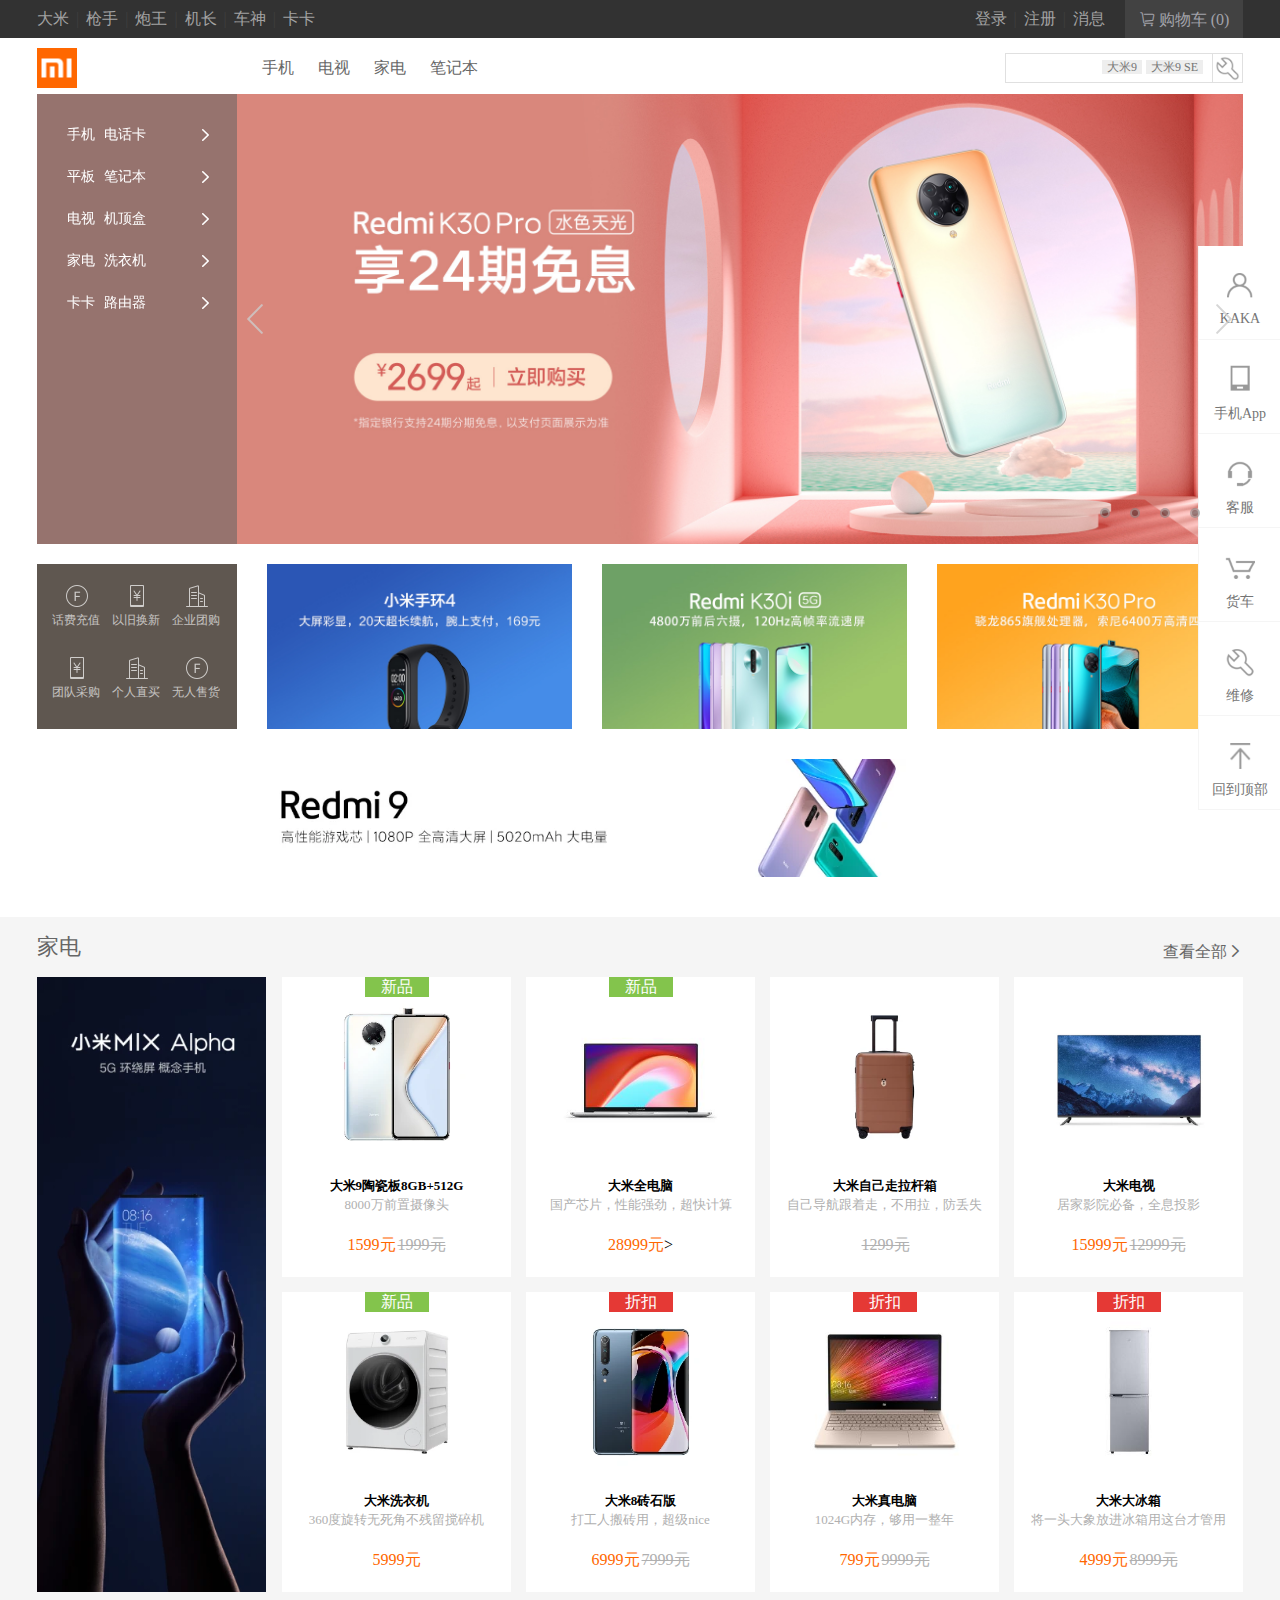
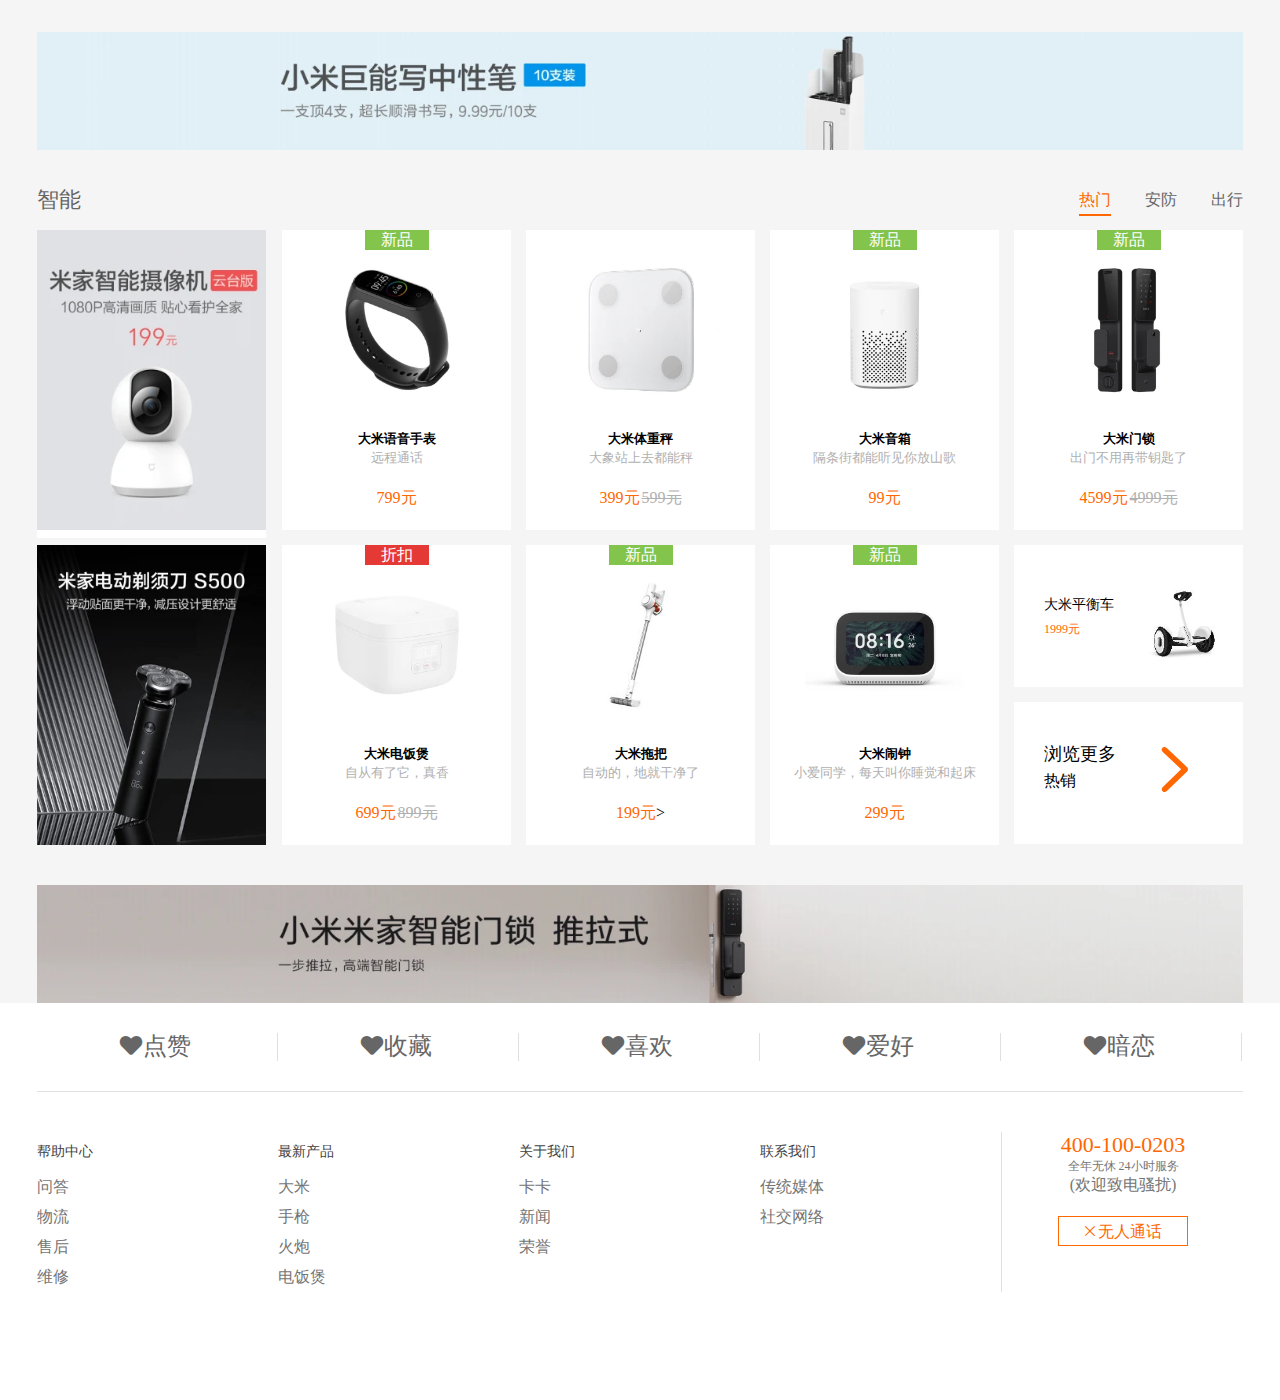
<file: index.htm>
<!DOCTYPE html>
<html lang="en">
<head>
    <meta charset="UTF-8">
    <meta name="viewport" content="width=device-width, initial-scale=1.0">
    <title>DAMI-Gunner made</title>
    <meta name="keywords" content="once a gunner,always a gunner">
    <meta name="description" content="22 years career,made DAMI better ">

    <!--清除默认样式-->
    <link rel="stylesheet" href="css/reset.css">
    <!--公共-->
    <link rel="stylesheet" href="css/common.css">
    <!--首页-->
    <link rel="stylesheet" href="css/index.css">
    <!--字体图标-->
    <link rel="stylesheet" href="font/iconfont.css">
    <!--图标-->
    <link rel="shortcut icon" href="img/icons/DAMI.ico" type="image/x-icon">
    
</head>
<body>
    <!--头部 S-->
    <div class="page-top">
        <div class="container">
            <div class="top-lt">
                <a href="">大米</a>
                <span>|</span>
                <a href="">枪手</a>
                <span>|</span>
                <a href="">炮王</a>
                <span>|</span>
                <a href="">机长</a>
                <span>|</span>
                <a href="">车神</a>
                <span>|</span>
                <a href="" class="download">
                    卡卡
                    <div class="down-box">
                        <img src="img/WeChat.png" alt="WeChat">
                        <i>加他微信</i>
                    </div>
                </a>
            </div>
            <div class="top-gt">
                <div class="car-box">
                   <div class="tit">
                       <a href="" class="tit">
                           <i class="iconfont icon-gouwuche"></i>
                           购物车
                           (<span>0</span>)
                       </a>
                       <div class="pop">
                           <!-- <div class="no-good">
                               你的货车上还没有货，赶紧去拉货吧！
                           </div> -->
                           <ul class="list">
                               <li>
                                   <a href="" class="pic"><img src="img/products/dami9.png" alt="dami9"></a>
                                   <div class="txt">大米9,月球版</div>
                                   <div class="num">
                                       <h4>7999元 X1</h4>
                                       <i class="iconfont icon-guanbi1"></i>
                                   </div>
                               </li>
                               <li>
                                <a href="" class="pic"><img src="img/products/dami9.png" alt="dami9"></a>
                                <div class="txt">大米10,火星版</div>
                                <div class="num">
                                    <h4>8999元 X1</h4>
                                    <i class="iconfont icon-guanbi1"></i>
                                </div>
                            </li>
                            <li>
                                <a href="" class="pic"><img src="img/products/dami9.png" alt="dami9"></a>
                                <div class="txt">大米11,金星版</div>
                                <div class="num">
                                    <h4>9999元 X1</h4>
                                    <i class="iconfont icon-guanbi1"></i>
                                </div>
                            </li>
                           </ul>
                           <div class="total">
                               <div class="price">
                                    <p>共3件商品</p>
                                    <h3>2700元</h3>
                               </div>
                               <a href="" class="btn">立即结算</a>
                           </div>
                       </div>
                   </div>
                </div>
                <div class="login">
                    <a href="">登录</a>
                    <span>|</span>
                    <a href="">注册</a>
                    <span>|</span>
                    <a href="">消息</a>
                </div>

                <!-- <div class="userinfo">
                    <div class="user">
                        <a href="" class="tit">教练</a>
                        <ul>
                            <li><a href="">球员中心</a></li>
                            <li><a href="">球场</a></li>
                            <li><a href="">球迷</a></li>
                            <li><a href="">退役</a></li>
                        </ul>
                    </div>
                    <a href="" class="link">通知</a>
                    <span>|</span>
                    <a href="" class="link">我的订单</a>
                </div> -->
            </div>
        </div>
    </div>
    <!-- 头部 E -->

    <!-- 导航 S -->
    <div class="page-nav">
        <div class="container">
            <a href="" class="logo"></a>
            <ul class="nav">
                <li class="nav-item" id="page-all-nav">
                    <a href="" class="tit">全部商品分类</a>
                    <div class="slider-nav">
                        <ul class="slider-ul">
                            <li class="slider-li">
                                <a href="" class="name">
                                    <span>手机</span>
                                    <span>电话卡</span>
                                    <i class="iconfont icon-xiangyou1"></i>
                                </a>
                                <div class="slider-pop">
                                    <a href=" " class="pop-li">
                                        <img src="img/products/phone.png" alt="手机">
                                        <span>手机</span>
                                    </a>
                                    <a href=" " class="pop-li">
                                        <img src="img/products/phone.png" alt="手机">
                                        <span>手机</span>
                                    </a>
                                    <a href=" " class="pop-li">
                                        <img src="img/products/phone.png" alt="手机">
                                        <span>手机</span>
                                    </a>
                                    <a href=" " class="pop-li">
                                        <img src="img/products/phone.png" alt="手机">
                                        <span>手机</span>
                                    </a>
                                    <a href=" " class="pop-li">
                                        <img src="img/products/phone.png" alt="手机">
                                        <span>手机</span>
                                    </a>
                                    <a href=" " class="pop-li">
                                        <img src="img/products/phone.png" alt="手机">
                                        <span>手机</span>
                                    </a>
                                    <a href=" " class="pop-li">
                                        <img src="img/products/phone.png" alt="手机">
                                        <span>手机</span>
                                    </a>
                                    <a href=" " class="pop-li">
                                        <img src="img/products/phone.png" alt="手机">
                                        <span>手机</span>
                                    </a>
                                    <a href=" " class="pop-li">
                                        <img src="img/products/phone.png" alt="手机">
                                        <span>手机</span>
                                    </a>
                                    <a href=" " class="pop-li">
                                        <img src="img/products/phone.png" alt="手机">
                                        <span>手机</span>
                                    </a>
                                    <a href=" " class="pop-li">
                                        <img src="img/products/phone.png" alt="手机">
                                        <span>手机</span>
                                    </a>
                                    <a href=" " class="pop-li">
                                        <img src="img/products/phone.png" alt="手机">
                                        <span>手机</span>
                                    </a>
                                </div>
                            </li>
                            <li class="slider-li">
                                <a href="" class="name">
                                    <span>平板</span>
                                    <span>笔记本</span>
                                    <i class="iconfont icon-xiangyou1"></i>
                                </a>
                            </li>
                            <li class="slider-li">
                                <a href="" class="name">
                                    <span>电视</span>
                                    <span>机顶盒</span>
                                    <i class="iconfont icon-xiangyou1"1></i>
                                </a>
                            </li>
                            <li class="slider-li">
                                <a href="" class="name">
                                    <span>家电</span>
                                    <span>洗衣机</span>
                                    <i class="iconfont icon-xiangyou1"></i>
                                </a>
                            </li>
                            <li class="slider-li">
                                <a href="" class="name">
                                    <span>卡卡</span>
                                    <span>路由器</span>
                                    <i class="iconfont icon-xiangyou1"></i>
                                </a>
                            </li>
                        </ul>
                    </div>
                </li>
                <li class="nav-item">
                    <a href="" class="tit">手机</a>
                    <div class="pop">
                        <ul class="down-ul container">
                            <li class="down-li">
                                <span class="tags">新品</span>
                                <a href="" class="pic">
                                    <img src="./img/products/dami6.jpg" alt="大米6">
                                </a>
                                <h3 class="name">大米6</h3>
                                <p class="price">2999元</p>
                                <i></i>
                            </li>
                            <li class="down-li">
                                <span class="tags">新品</span>
                                <a href="" class="pic">
                                    <img src="./img/products/dami6.jpg" alt="大米6">
                                </a>
                                <h3 class="name">大米7</h3>
                                <p class="price">3999元</p>
                                <i></i>
                            </li>
                            <li class="down-li">
                                <span class="tags">新品</span>
                                <a href="" class="pic">
                                    <img src="./img/products/dami6.jpg" alt="大米6">
                                </a>
                                <h3 class="name">大米8</h3>
                                <p class="price">4999元</p>
                                <i></i>
                            </li>
                            <li class="down-li last">
                                <span class="tags">新品</span>
                                <a href="" class="pic">
                                    <img src="./img/products/dami6.jpg" alt="大米6">
                                </a>
                                <h3 class="name">大米9</h3>
                                <p class="price">6999元</p>
                            </li>
                        </ul>
                    </div>
                </li>
                <li class="nav-item">
                    <a href="" class="tit">电视</a>
                    <div class="pop">
                        <ul class="down-ul container">
                            <li class="down-li">
                                <span class="tags">新品</span>
                                <a href="" class="pic">
                                    <img src="./img/products/dami6.jpg" alt="大米6">
                                </a>
                                <h3 class="name">大米6</h3>
                                <p class="price">2999元</p>
                                <i></i>
                            </li>
                            <li class="down-li">
                                <span class="tags">新品</span>
                                <a href="" class="pic">
                                    <img src="./img/products/dami6.jpg" alt="大米6">
                                </a>
                                <h3 class="name">大米7</h3>
                                <p class="price">3999元</p>
                                <i></i>
                            </li>                                      
                        </ul>
                    </div>
                </li>
                <li class="nav-item">
                    <a href="" class="tit">家电</a>
                    <div class="pop">
                        <ul class="down-ul container">
                            <li class="down-li">
                                <span class="tags">新品</span>
                                <a href="" class="pic">
                                    <img src="./img/products/dami6.jpg" alt="大米6">
                                </a>
                                <h3 class="name">大米6</h3>
                                <p class="price">2999元</p>
                                <i></i>
                            </li>
                        </ul>
                    </div>
                </li>
                <li class="nav-item">
                    <a href="" class="tit">笔记本</a>
                    <div class="pop">
                        <ul class="down-ul container">
                            <li class="down-li">
                                <span class="tags">新品</span>
                                <a href="" class="pic">
                                    <img src="./img/products/dami6.jpg" alt="大米6">
                                </a>
                                <h3 class="name">大米6</h3>
                                <p class="price">2999元</p>
                                <i></i>
                            </li>
                            <li class="down-li">
                                <span class="tags">新品</span>
                                <a href="" class="pic">
                                    <img src="./img/products/dami6.jpg" alt="大米6">
                                </a>
                                <h3 class="name">大米7</h3>
                                <p class="price">3999元</p>
                                <i></i>
                            </li>
                            <li class="down-li">
                                <span class="tags">新品</span>
                                <a href="" class="pic">
                                    <img src="./img/products/dami6.jpg" alt="大米6">
                                </a>
                                <h3 class="name">大米8</h3>
                                <p class="price">4999元</p>
                                <i></i>
                            </li>
                        </ul>
                    </div>
                </li>
            </ul>
            <!-- <div class="search active"> </div> -->
            <div class="search">
                <form action="" method="POST">
                    <input type="text" name=""class="q">
                    <div class="tags">
                        <span >大米9</span>
                        <span >大米9 SE</span>
                    </div>
                    <input type="submit" value="" class="btn">
                </form>
                <ul class="hot">
                    <li>
                        <a href="">
                            <span>大米7X</span>
                            <i>约1件</i>
                        </a>
                    </li>
                    <li>
                        <a href="">
                            <span>大米3X</span>
                            <i>约2件</i>
                        </a>
                    </li>
                    <li>
                        <a href="">
                            <span>大米4X</span>
                            <i>约3件</i>
                        </a>
                    </li>
                    <li>
                        <a href="">
                            <span>大米5X</span>
                            <i>约4件</i>
                        </a>
                    </li>
                    <li>
                        <a href="">
                            <span>大米8X</span>
                            <i>约5件</i>
                        </a>
                    </li>
                </ul>
            </div>
        </div>
    </div>
    <!-- 导航 E -->

    <!--轮播图 S-->
    <div class="idx-banner container">
        <ul class="banner-list">
            <li><img src="img/ad/banner.jpg" alt="大图" ><a href=""></a></li>
            <li><img src="img/ad/banner2.jpg" alt="大图" ><a href=""></a></li>
            <li><img src="img/ad/banner2.jpg" alt="大图" ><a href=""></a></li>
            <li><img src="img/ad/banner.jpg" alt="大图" ><a href=""></a></li>
        </ul>
        <a href="" class="btn prev"></a>
        <a href="" class="btn next"></a>
        <div class="page">
            <a href=""><span></span></a>
            <a href=""><span></span></a>
            <a href=""><span></span></a>
            <a href=""><span></span></a>
        </div>
    </div>
    <!--轮播图 E-->

    <!--菜单和广告 S-->
    <div class="idx-menu-adv container">
        <ul class="menu">
            <li class="br bb"><a href=""><img src="./img/icons/a1.png" alt="标志">话费充值</a></li>
            <li class="br bb"><a href=""><img src="./img/icons/a2.png" alt="标志">以旧换新</a></li>
            <li class="br bb"><a href=""><img src="./img/icons/a3.png" alt="标志">企业团购</a></li>
            <li class="br bb"><a href=""><img src="./img/icons/a2.png" alt="标志">团队采购</a></li>
            <li class="br bb"><a href=""><img src="./img/icons/a3.png" alt="标志">个人直买</a></li>
            <li class="br bb"><a href=""><img src="./img/icons/a1.png" alt="标志">无人售货</a></li>
        </ul>
        <a href="" class="pic"><img src="./img/ad/ad1.jpg" alt="广告"></a>
        <a href="" class="pic"><img src="./img/ad/ad2.jpg" alt="广告"></a>
        <a href="" class="pic"><img src="./img/ad/ad3.jpg" alt="广告"></a>
    </div>

    <!--菜单和广告 E-->

    <!--广告图 S-->
    <div class="idx-adv container">
        <a href=""><img src="img/ad/ad (1).jpeg" alt="ad1"></a>
    </div>
    <!--广告图 E-->
     
    <!--内容区 S-->
        <div class="idx-container">
            <div class="container">
                <!--手机-->
                <div class="idx-title">
                    <span class="tit">家电</span>
                    <a href="" class="see-all">查看全部<i class="iconfont icon-xiangyou1"></i></a>
                </div>
                <div class="idx-phone idx-box">
                    <div class="adv-box col-5">
                        <a href="" class="single"><img src="img/products/phone1.jpg" alt=""></a>
                    </div>
                    <div class="good-box">
                        <div class="col-5 good-item">
                            <span class="tags new ">新品</span>
                            <a href=""><img src="img/products/phone2.jpg" alt=""></a>
                            <h3 class="name"><a href="">大米9陶瓷板8GB+512G</a></h3>
                            <h4 class="desc">8000万前置摄像头</h4>
                            <p class="price"><span>1599元</span><i>1999元</i></p>
                        </div>
                        <div class="col-5 good-item">
                            <span class="tags new">新品</span>
                            <a href=""><img src="img/products/diannao (2).jpg" alt=""></a>
                            <h3 class="name"><a href="">大米全电脑</a></h3>
                            <h4 class="desc">国产芯片，性能强劲，超快计算</h4>
                            <p class="price"><span>28999元</span>></p>
                        </div>
                        <div class="col-5 good-item">
                            <span class="tags ">新品</span>
                            <a href=""><img src="img/products/laganxiang.jpg" alt=""></a>
                            <h3 class="name"><a href="">大米自己走拉杆箱</a></h3>
                            <h4 class="desc">自己导航跟着走，不用拉，防丢失</h4>
                            <p class="price"><span></span><i>1299元</i></p>
                        </div>
                        <div class="col-5 good-item">
                            <span class="tags">新品</span>
                            <a href=""><img src="img/products/dianshi.jpg" alt=""></a>
                            <h3 class="name"><a href="">大米电视</a></h3>
                            <h4 class="desc">居家影院必备，全息投影</h4>
                            <p class="price"><span>15999元</span><i>12999元</i></p>
                        </div>
                        <div class="col-5 good-item">
                            <span class="tags new">新品</span>
                            <a href=""><img src="img/products/xiyiji.jpg" alt=""></a>
                            <h3 class="name"><a href="">大米洗衣机</a></h3>
                            <h4 class="desc">360度旋转无死角不残留搅碎机</h4>
                            <p class="price"><span>5999元</span></p>
                        </div>
                        <div class="col-5 good-item">
                            <span class="tags discount">折扣</span>
                            <a href=""><img src="img/products/shouji.jpg" alt=""></a>
                            <h3 class="name"><a href="">大米8砖石版</a></h3>
                            <h4 class="desc">打工人搬砖用，超级nice</h4>
                            <p class="price"><span>6999元</span><i>7999元</i></p>
                        </div>
                        <div class="col-5 good-item">
                            <span class="tags discount">折扣</span>
                            <a href=""><img src="img/products/diannao.jpg" alt=""></a>
                            <h3 class="name"><a href="">大米真电脑</a></h3>
                            <h4 class="desc">1024G内存，够用一整年</h4>
                            <p class="price"><span>799元</span><i>9999元</i></p>
                        </div>
                        <div class="col-5 good-item">
                            <span class="tags discount">折扣</span>
                            <a href=""><img src="img/products/bingxiang.jpg" alt=""></a>
                            <h3 class="name"><a href="">大米大冰箱</a></h3>
                            <h4 class="desc">将一头大象放进冰箱用这台才管用</h4>
                            <p class="price"><span>4999元</span><i>8999元</i></p>
                        </div>
                    </div>

                </div>
                <div class="idx-adv">
                    <a href=""><img src="img/ad/ad (3).jpg" alt="智能"></a>
                </div>
                <!--智能-->
                <div class="idx-title">
                    <span class="tit">智能</span>
                    <ul class="list">
                        <li class="active"><a href="">热门</a></li>
                        <li><a href="">安防</a></li>
                        <li><a href="">出行</a></li>
                    </ul>
                </div>
                <div class="idx-phone idx-box">
                    <div class="adv-box col-5">
                        <a href="" class="double"><img src="img/ad/shexiangtou.jpg" alt="摄像头"></a>
                        <a href="" class="double"><img src="img/ad/tixudao.jpg" alt="剃须刀"></a>
                    </div>
                    <div class="good-box">
                        <div class="col-5 good-item">
                            <span class="tags new ">新品</span>
                            <a href=""><img src="img/products/shoubiao.jpg" alt=""></a>
                            <h3 class="name"><a href="">大米语音手表</a></h3>
                            <h4 class="desc">远程通话</h4>
                            <p class="price"><span>799元</span></p>
                        </div>
                        <div class="col-5 good-item">
                            <!-- <span class="tags new">新品</span> -->
                            <a href=""><img src="img/products/tizhongcheng.jpg" alt=""></a>
                            <h3 class="name"><a href="">大米体重秤</a></h3>
                            <h4 class="desc">大象站上去都能秤</h4>
                            <p class="price"><span>399元</span><i>599元</i></p>
                        </div>
                        <div class="col-5 good-item">
                            <span class="tags new">新品</span>
                            <a href=""><img src="img/products/yinxiang.jpg" alt=""></a>
                            <h3 class="name"><a href="">大米音箱</a></h3>
                            <h4 class="desc">隔条街都能听见你放山歌</h4>
                            <p class="price"><span>99元</span></p>
                        </div>
                        <div class="col-5 good-item">
                            <span class="tags new">新品</span>
                            <a href=""><img src="img/products/mensuo.jpg" alt=""></a>
                            <h3 class="name"><a href="">大米门锁</a></h3>
                            <h4 class="desc">出门不用再带钥匙了</h4>
                            <p class="price"><span>4599元</span><i>4999元</i></p>
                        </div>
                        <div class="col-5 good-item">
                            <span class="tags discount">折扣</span>
                            <a href=""><img src="img/products/dianfanbao.jpg" alt=""></a>
                            <h3 class="name"><a href="">大米电饭煲</a></h3>
                            <h4 class="desc">自从有了它，真香</h4>
                            <p class="price"><span>699元</span><i>899元</i></p>
                        </div>
                        <div class="col-5 good-item">
                            <span class="tags new">新品</span>
                            <a href=""><img src="img/products/tuoba.jpg" alt=""></a>
                            <h3 class="name"><a href="">大米拖把</a></h3>
                            <h4 class="desc">自动的，地就干净了</h4>
                            <p class="price"><span>199元</span>></p>
                        </div>
                        <div class="col-5 good-item">
                            <span class="tags new">新品</span>
                            <a href=""><img src="img/products/naozhong.jpg" alt=""></a>
                            <h3 class="name"><a href="">大米闹钟</a></h3>
                            <h4 class="desc">小爱同学，每天叫你睡觉和起床</h4>
                            <p class="price"><span>299元</span></p>
                        </div>
                        <div class="col-5 good-item last-more">
                            <div class="good-top">
                                <div class="txt">
                                    <h3><a href="">大米平衡车</a></h3>
                                    <p>1999元</p>
                                </div>
                                <a href="" class="sm-img">
                                    <img src="img/products/pinghengche.jpg" alt="平衡车">
                                </a>
                            </div>
                            <div class="good-more">
                                <div class="txt">
                                    <h3><a href="">浏览更多</a></h3>
                                    <p><a href="">热销</a></p>
                                </div>
                                <i class="iconfont icon-xiangyou1"></i>
                            </div>
                        </div>
                    </div>
                    <!-- <div class="good-box one"></div>                  
                    <div class="good-box two"></div> -->
                </div>
                <div class="idx-adv">
                    <a href=""><img src="img/ad/ad (1).jpg" alt="智能"></a>
                </div>
            </div>
        </div>
    <!--内容区 E-->

    <!--页脚 S-->
    <div class="page-foot">
        <div class="container">
            <ul class="ts">
                <li><a href=""><i class="iconfont icon-xihuanfill">点赞</i></a></li>
                <li><a href=""><i class="iconfont icon-xihuanfill">收藏</i></a></li>
                <li><a href=""><i class="iconfont icon-xihuanfill">喜欢</i></a></li>
                <li><a href=""><i class="iconfont icon-xihuanfill">爱好</i></a></li>
                <li><a href=""><i class="iconfont icon-xihuanfill">暗恋</i></a></li>
            </ul>
            <div class="nav">
                <div class="lt">
                    <dl>
                        <dt>帮助中心</dt>
                        <dd><a href="">问答</a></dd>
                        <dd><a href="">物流</a></dd>
                        <dd><a href="">售后</a></dd>
                        <dd><a href="">维修</a></dd>
                    </dl>
                    
                    <dl>
                        <dt>最新产品</dt>
                        <dd><a href="">大米</a></dd>
                        <dd><a href="">手枪</a></dd>
                        <dd><a href="">火炮</a></dd>
                        <dd><a href="">电饭煲</a></dd>
                    </dl>
                    <dl>
                        <dt>关于我们</dt>
                        <dd><a href="">卡卡</a></dd>
                        <dd><a href="">新闻</a></dd>
                        <dd><a href="">荣誉</a></dd>
                        <dd><a href=""></a></dd>
                    </dl>
                    <dl>
                        <dt>联系我们</dt>
                        <dd><a href="">传统媒体</a></dd>
                        <dd><a href="">社交网络</a></dd>
                    </dl>

                </div>
                <div class="gt">
                    <h3>400-100-0203</h3>
                    <h4>全年无休 24小时服务</h4>
                    <p>(欢迎致电骚扰)</p>
                    <a href="" class="contact"><i class="iconfont icon-guanbi1">无人通话</i></a>
                </div>
            </div>
        </div>
        <div class="bot">
            <div class="container">

            </div>
        </div>
    </div>
    <!--页脚 E-->

    <!--侧边栏 S-->
    <ul class="page-slider">
        <li><i class="my-icon icon-user"></i>
            <span>KAKA</span>
        </li>

        <li><i class="my-icon icon-app"></i>
            <span>手机App</span>
            <div class="pop">
                <a href=""><img src="img/WeChat.png" alt="">
                <p>扫码<br/>加作者微信</p>
            </a>
            </div>
        </li>
    
        <li><i class="my-icon icon-contact"></i>
            <span>客服</span>
        </li>
       
        <li><i class="my-icon icon-car"></i>
            <span>货车</span>
        </li>
        
        <li><i class="my-icon icon-service"></i>
            <span>维修</span>
        </li>

        <li class="last"><i class="my-icon icon-top"></i>
            <span>回到顶部</span>
        </li>
       
        
    </ul>
     <!--侧边栏 E-->


</body>
</html>
</file>
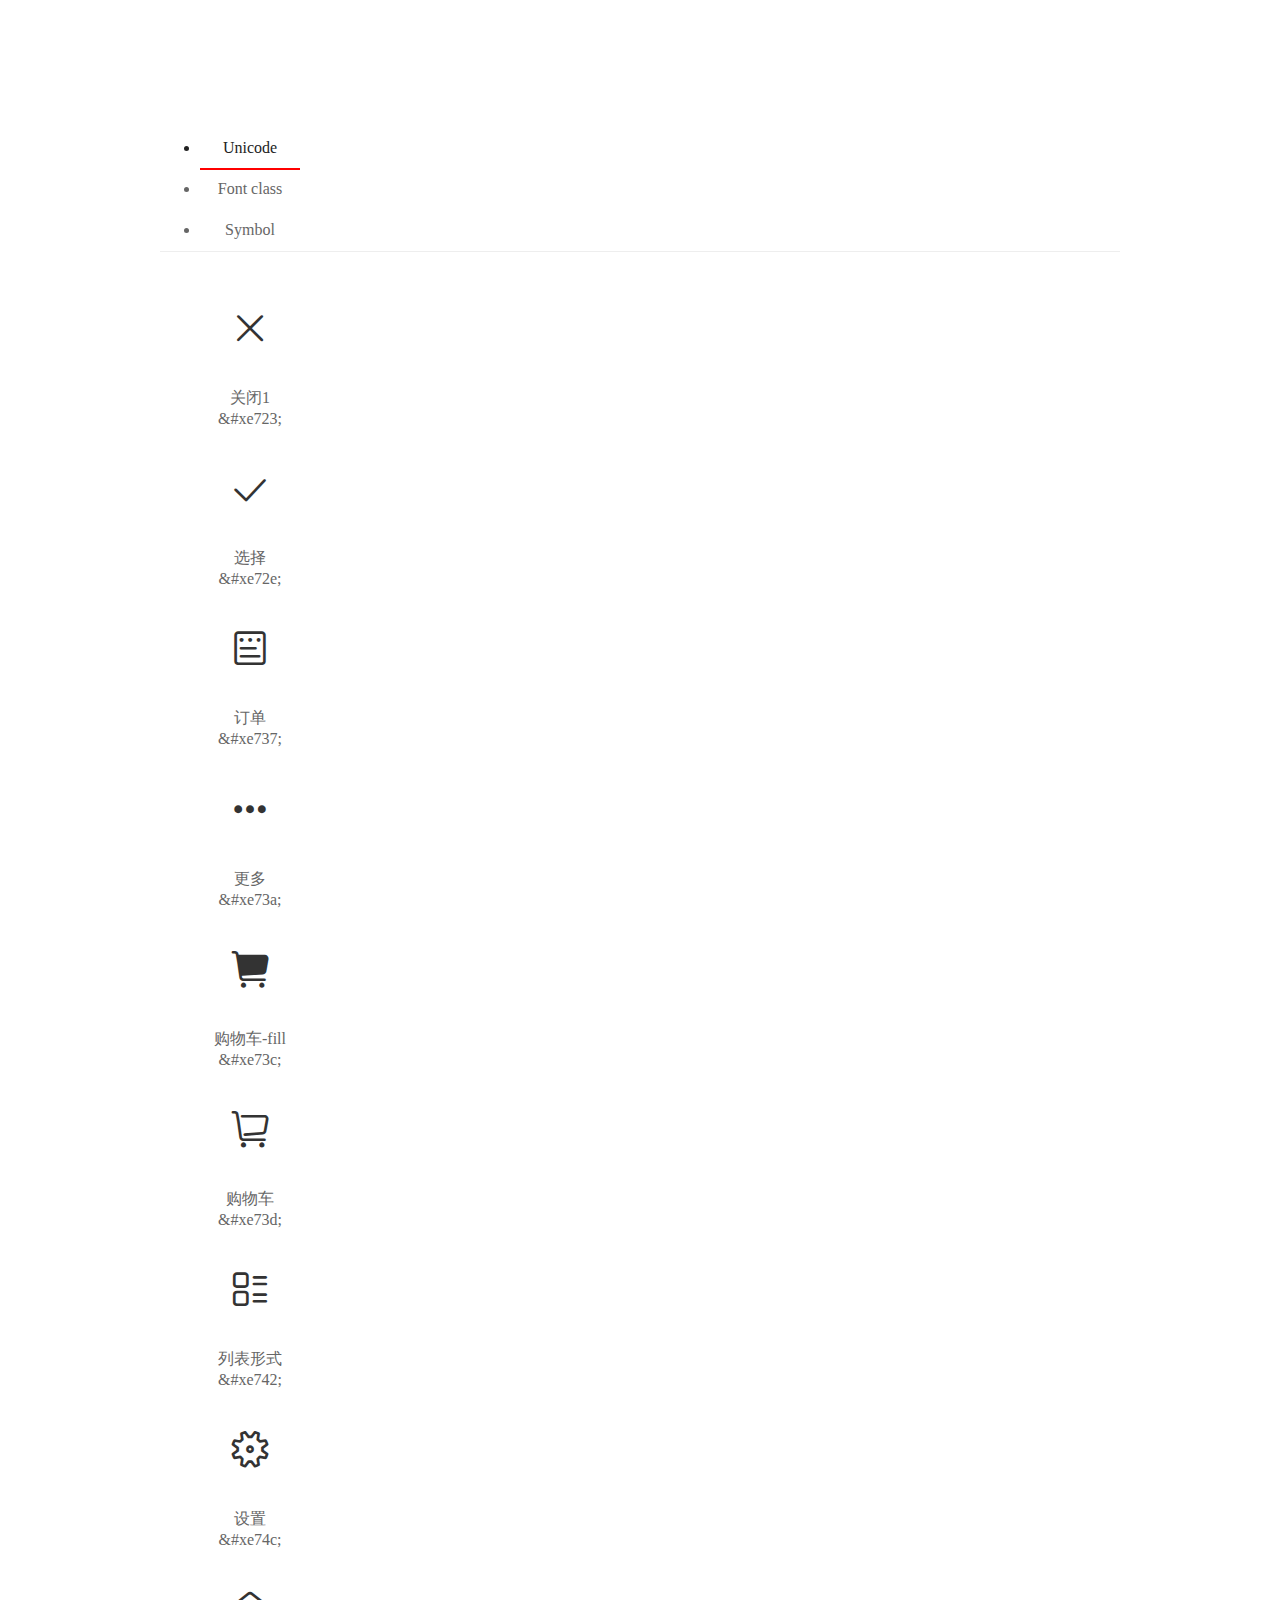
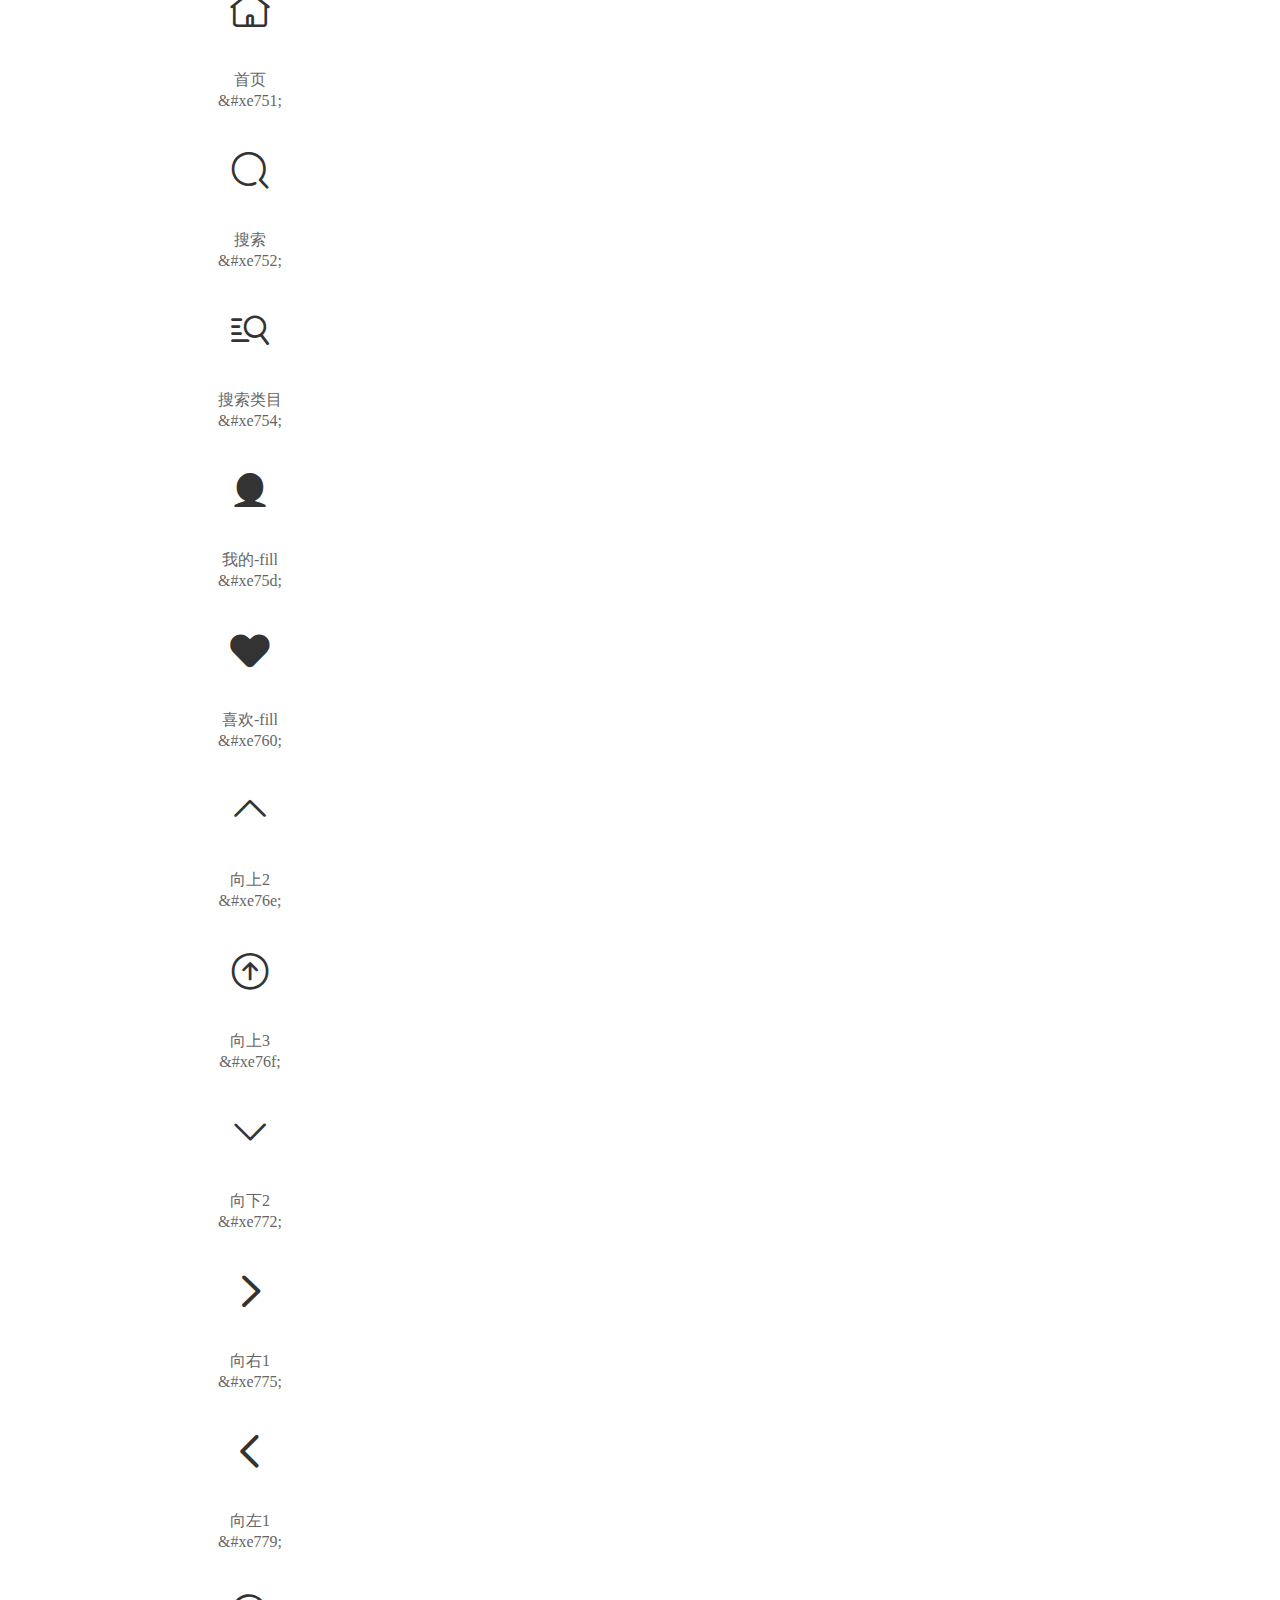
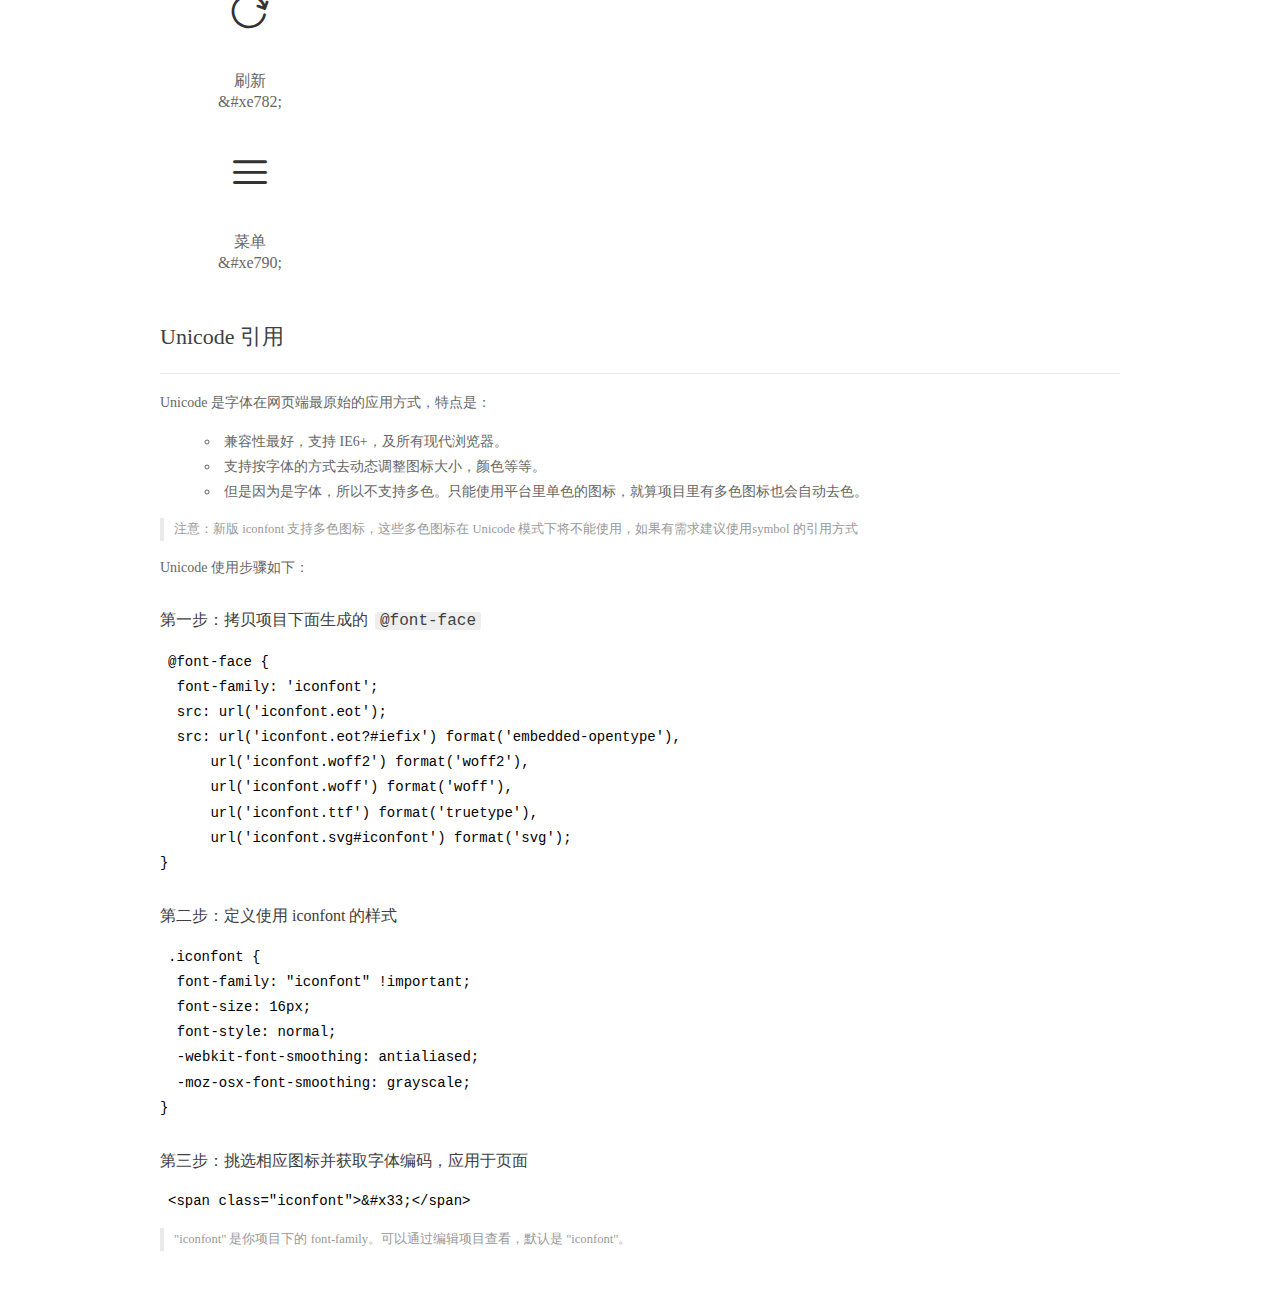
<file: font/demo_index.html>
<!DOCTYPE html>
<html>
<head>
  <meta charset="utf-8"/>
  <title>IconFont Demo</title>
  <link rel="shortcut icon" href="https://img.alicdn.com/tps/i4/TB1_oz6GVXXXXaFXpXXJDFnIXXX-64-64.ico" type="image/x-icon"/>
  <link rel="stylesheet" href="https://g.alicdn.com/thx/cube/1.3.2/cube.min.css">
  <link rel="stylesheet" href="demo.css">
  <link rel="stylesheet" href="iconfont.css">
  <script src="iconfont.js"></script>
  <!-- jQuery -->
  <script src="https://a1.alicdn.com/oss/uploads/2018/12/26/7bfddb60-08e8-11e9-9b04-53e73bb6408b.js"></script>
  <!-- 代码高亮 -->
  <script src="https://a1.alicdn.com/oss/uploads/2018/12/26/a3f714d0-08e6-11e9-8a15-ebf944d7534c.js"></script>
</head>
<body>
  <div class="main">
    <h1 class="logo"><a href="https://www.iconfont.cn/" title="iconfont 首页" target="_blank">&#xe86b;</a></h1>
    <div class="nav-tabs">
      <ul id="tabs" class="dib-box">
        <li class="dib active"><span>Unicode</span></li>
        <li class="dib"><span>Font class</span></li>
        <li class="dib"><span>Symbol</span></li>
      </ul>
      
    </div>
    <div class="tab-container">
      <div class="content unicode" style="display: block;">
          <ul class="icon_lists dib-box">
          
            <li class="dib">
              <span class="icon iconfont">&#xe723;</span>
                <div class="name">关闭1</div>
                <div class="code-name">&amp;#xe723;</div>
              </li>
          
            <li class="dib">
              <span class="icon iconfont">&#xe72e;</span>
                <div class="name">选择</div>
                <div class="code-name">&amp;#xe72e;</div>
              </li>
          
            <li class="dib">
              <span class="icon iconfont">&#xe737;</span>
                <div class="name">订单</div>
                <div class="code-name">&amp;#xe737;</div>
              </li>
          
            <li class="dib">
              <span class="icon iconfont">&#xe73a;</span>
                <div class="name">更多</div>
                <div class="code-name">&amp;#xe73a;</div>
              </li>
          
            <li class="dib">
              <span class="icon iconfont">&#xe73c;</span>
                <div class="name">购物车-fill</div>
                <div class="code-name">&amp;#xe73c;</div>
              </li>
          
            <li class="dib">
              <span class="icon iconfont">&#xe73d;</span>
                <div class="name">购物车</div>
                <div class="code-name">&amp;#xe73d;</div>
              </li>
          
            <li class="dib">
              <span class="icon iconfont">&#xe742;</span>
                <div class="name">列表形式</div>
                <div class="code-name">&amp;#xe742;</div>
              </li>
          
            <li class="dib">
              <span class="icon iconfont">&#xe74c;</span>
                <div class="name">设置</div>
                <div class="code-name">&amp;#xe74c;</div>
              </li>
          
            <li class="dib">
              <span class="icon iconfont">&#xe751;</span>
                <div class="name">首页</div>
                <div class="code-name">&amp;#xe751;</div>
              </li>
          
            <li class="dib">
              <span class="icon iconfont">&#xe752;</span>
                <div class="name">搜索</div>
                <div class="code-name">&amp;#xe752;</div>
              </li>
          
            <li class="dib">
              <span class="icon iconfont">&#xe754;</span>
                <div class="name">搜索类目</div>
                <div class="code-name">&amp;#xe754;</div>
              </li>
          
            <li class="dib">
              <span class="icon iconfont">&#xe75d;</span>
                <div class="name">我的-fill</div>
                <div class="code-name">&amp;#xe75d;</div>
              </li>
          
            <li class="dib">
              <span class="icon iconfont">&#xe760;</span>
                <div class="name">喜欢-fill</div>
                <div class="code-name">&amp;#xe760;</div>
              </li>
          
            <li class="dib">
              <span class="icon iconfont">&#xe76e;</span>
                <div class="name">向上2</div>
                <div class="code-name">&amp;#xe76e;</div>
              </li>
          
            <li class="dib">
              <span class="icon iconfont">&#xe76f;</span>
                <div class="name">向上3</div>
                <div class="code-name">&amp;#xe76f;</div>
              </li>
          
            <li class="dib">
              <span class="icon iconfont">&#xe772;</span>
                <div class="name">向下2</div>
                <div class="code-name">&amp;#xe772;</div>
              </li>
          
            <li class="dib">
              <span class="icon iconfont">&#xe775;</span>
                <div class="name">向右1</div>
                <div class="code-name">&amp;#xe775;</div>
              </li>
          
            <li class="dib">
              <span class="icon iconfont">&#xe779;</span>
                <div class="name">向左1</div>
                <div class="code-name">&amp;#xe779;</div>
              </li>
          
            <li class="dib">
              <span class="icon iconfont">&#xe782;</span>
                <div class="name">刷新</div>
                <div class="code-name">&amp;#xe782;</div>
              </li>
          
            <li class="dib">
              <span class="icon iconfont">&#xe790;</span>
                <div class="name">菜单</div>
                <div class="code-name">&amp;#xe790;</div>
              </li>
          
          </ul>
          <div class="article markdown">
          <h2 id="unicode-">Unicode 引用</h2>
          <hr>

          <p>Unicode 是字体在网页端最原始的应用方式，特点是：</p>
          <ul>
            <li>兼容性最好，支持 IE6+，及所有现代浏览器。</li>
            <li>支持按字体的方式去动态调整图标大小，颜色等等。</li>
            <li>但是因为是字体，所以不支持多色。只能使用平台里单色的图标，就算项目里有多色图标也会自动去色。</li>
          </ul>
          <blockquote>
            <p>注意：新版 iconfont 支持多色图标，这些多色图标在 Unicode 模式下将不能使用，如果有需求建议使用symbol 的引用方式</p>
          </blockquote>
          <p>Unicode 使用步骤如下：</p>
          <h3 id="-font-face">第一步：拷贝项目下面生成的 <code>@font-face</code></h3>
<pre><code class="language-css"
>@font-face {
  font-family: 'iconfont';
  src: url('iconfont.eot');
  src: url('iconfont.eot?#iefix') format('embedded-opentype'),
      url('iconfont.woff2') format('woff2'),
      url('iconfont.woff') format('woff'),
      url('iconfont.ttf') format('truetype'),
      url('iconfont.svg#iconfont') format('svg');
}
</code></pre>
          <h3 id="-iconfont-">第二步：定义使用 iconfont 的样式</h3>
<pre><code class="language-css"
>.iconfont {
  font-family: "iconfont" !important;
  font-size: 16px;
  font-style: normal;
  -webkit-font-smoothing: antialiased;
  -moz-osx-font-smoothing: grayscale;
}
</code></pre>
          <h3 id="-">第三步：挑选相应图标并获取字体编码，应用于页面</h3>
<pre>
<code class="language-html"
>&lt;span class="iconfont"&gt;&amp;#x33;&lt;/span&gt;
</code></pre>
          <blockquote>
            <p>"iconfont" 是你项目下的 font-family。可以通过编辑项目查看，默认是 "iconfont"。</p>
          </blockquote>
          </div>
      </div>
      <div class="content font-class">
        <ul class="icon_lists dib-box">
          
          <li class="dib">
            <span class="icon iconfont icon-guanbi1"></span>
            <div class="name">
              关闭1
            </div>
            <div class="code-name">.icon-guanbi1
            </div>
          </li>
          
          <li class="dib">
            <span class="icon iconfont icon-xuanze"></span>
            <div class="name">
              选择
            </div>
            <div class="code-name">.icon-xuanze
            </div>
          </li>
          
          <li class="dib">
            <span class="icon iconfont icon-dingdan"></span>
            <div class="name">
              订单
            </div>
            <div class="code-name">.icon-dingdan
            </div>
          </li>
          
          <li class="dib">
            <span class="icon iconfont icon-gengduo"></span>
            <div class="name">
              更多
            </div>
            <div class="code-name">.icon-gengduo
            </div>
          </li>
          
          <li class="dib">
            <span class="icon iconfont icon-gouwuchefill"></span>
            <div class="name">
              购物车-fill
            </div>
            <div class="code-name">.icon-gouwuchefill
            </div>
          </li>
          
          <li class="dib">
            <span class="icon iconfont icon-gouwuche"></span>
            <div class="name">
              购物车
            </div>
            <div class="code-name">.icon-gouwuche
            </div>
          </li>
          
          <li class="dib">
            <span class="icon iconfont icon-liebiaoxingshi"></span>
            <div class="name">
              列表形式
            </div>
            <div class="code-name">.icon-liebiaoxingshi
            </div>
          </li>
          
          <li class="dib">
            <span class="icon iconfont icon-shezhi"></span>
            <div class="name">
              设置
            </div>
            <div class="code-name">.icon-shezhi
            </div>
          </li>
          
          <li class="dib">
            <span class="icon iconfont icon-shouye"></span>
            <div class="name">
              首页
            </div>
            <div class="code-name">.icon-shouye
            </div>
          </li>
          
          <li class="dib">
            <span class="icon iconfont icon-sousuo"></span>
            <div class="name">
              搜索
            </div>
            <div class="code-name">.icon-sousuo
            </div>
          </li>
          
          <li class="dib">
            <span class="icon iconfont icon-sousuoleimu"></span>
            <div class="name">
              搜索类目
            </div>
            <div class="code-name">.icon-sousuoleimu
            </div>
          </li>
          
          <li class="dib">
            <span class="icon iconfont icon-wodefill"></span>
            <div class="name">
              我的-fill
            </div>
            <div class="code-name">.icon-wodefill
            </div>
          </li>
          
          <li class="dib">
            <span class="icon iconfont icon-xihuanfill"></span>
            <div class="name">
              喜欢-fill
            </div>
            <div class="code-name">.icon-xihuanfill
            </div>
          </li>
          
          <li class="dib">
            <span class="icon iconfont icon-xiangshang2"></span>
            <div class="name">
              向上2
            </div>
            <div class="code-name">.icon-xiangshang2
            </div>
          </li>
          
          <li class="dib">
            <span class="icon iconfont icon-xiangshang3"></span>
            <div class="name">
              向上3
            </div>
            <div class="code-name">.icon-xiangshang3
            </div>
          </li>
          
          <li class="dib">
            <span class="icon iconfont icon-xiangxia2"></span>
            <div class="name">
              向下2
            </div>
            <div class="code-name">.icon-xiangxia2
            </div>
          </li>
          
          <li class="dib">
            <span class="icon iconfont icon-xiangyou1"></span>
            <div class="name">
              向右1
            </div>
            <div class="code-name">.icon-xiangyou1
            </div>
          </li>
          
          <li class="dib">
            <span class="icon iconfont icon-xiangzuo1"></span>
            <div class="name">
              向左1
            </div>
            <div class="code-name">.icon-xiangzuo1
            </div>
          </li>
          
          <li class="dib">
            <span class="icon iconfont icon-shuaxin"></span>
            <div class="name">
              刷新
            </div>
            <div class="code-name">.icon-shuaxin
            </div>
          </li>
          
          <li class="dib">
            <span class="icon iconfont icon-caidan"></span>
            <div class="name">
              菜单
            </div>
            <div class="code-name">.icon-caidan
            </div>
          </li>
          
        </ul>
        <div class="article markdown">
        <h2 id="font-class-">font-class 引用</h2>
        <hr>

        <p>font-class 是 Unicode 使用方式的一种变种，主要是解决 Unicode 书写不直观，语意不明确的问题。</p>
        <p>与 Unicode 使用方式相比，具有如下特点：</p>
        <ul>
          <li>兼容性良好，支持 IE8+，及所有现代浏览器。</li>
          <li>相比于 Unicode 语意明确，书写更直观。可以很容易分辨这个 icon 是什么。</li>
          <li>因为使用 class 来定义图标，所以当要替换图标时，只需要修改 class 里面的 Unicode 引用。</li>
          <li>不过因为本质上还是使用的字体，所以多色图标还是不支持的。</li>
        </ul>
        <p>使用步骤如下：</p>
        <h3 id="-fontclass-">第一步：引入项目下面生成的 fontclass 代码：</h3>
<pre><code class="language-html">&lt;link rel="stylesheet" href="./iconfont.css"&gt;
</code></pre>
        <h3 id="-">第二步：挑选相应图标并获取类名，应用于页面：</h3>
<pre><code class="language-html">&lt;span class="iconfont icon-xxx"&gt;&lt;/span&gt;
</code></pre>
        <blockquote>
          <p>"
            iconfont" 是你项目下的 font-family。可以通过编辑项目查看，默认是 "iconfont"。</p>
        </blockquote>
      </div>
      </div>
      <div class="content symbol">
          <ul class="icon_lists dib-box">
          
            <li class="dib">
                <svg class="icon svg-icon" aria-hidden="true">
                  <use xlink:href="#icon-guanbi1"></use>
                </svg>
                <div class="name">关闭1</div>
                <div class="code-name">#icon-guanbi1</div>
            </li>
          
            <li class="dib">
                <svg class="icon svg-icon" aria-hidden="true">
                  <use xlink:href="#icon-xuanze"></use>
                </svg>
                <div class="name">选择</div>
                <div class="code-name">#icon-xuanze</div>
            </li>
          
            <li class="dib">
                <svg class="icon svg-icon" aria-hidden="true">
                  <use xlink:href="#icon-dingdan"></use>
                </svg>
                <div class="name">订单</div>
                <div class="code-name">#icon-dingdan</div>
            </li>
          
            <li class="dib">
                <svg class="icon svg-icon" aria-hidden="true">
                  <use xlink:href="#icon-gengduo"></use>
                </svg>
                <div class="name">更多</div>
                <div class="code-name">#icon-gengduo</div>
            </li>
          
            <li class="dib">
                <svg class="icon svg-icon" aria-hidden="true">
                  <use xlink:href="#icon-gouwuchefill"></use>
                </svg>
                <div class="name">购物车-fill</div>
                <div class="code-name">#icon-gouwuchefill</div>
            </li>
          
            <li class="dib">
                <svg class="icon svg-icon" aria-hidden="true">
                  <use xlink:href="#icon-gouwuche"></use>
                </svg>
                <div class="name">购物车</div>
                <div class="code-name">#icon-gouwuche</div>
            </li>
          
            <li class="dib">
                <svg class="icon svg-icon" aria-hidden="true">
                  <use xlink:href="#icon-liebiaoxingshi"></use>
                </svg>
                <div class="name">列表形式</div>
                <div class="code-name">#icon-liebiaoxingshi</div>
            </li>
          
            <li class="dib">
                <svg class="icon svg-icon" aria-hidden="true">
                  <use xlink:href="#icon-shezhi"></use>
                </svg>
                <div class="name">设置</div>
                <div class="code-name">#icon-shezhi</div>
            </li>
          
            <li class="dib">
                <svg class="icon svg-icon" aria-hidden="true">
                  <use xlink:href="#icon-shouye"></use>
                </svg>
                <div class="name">首页</div>
                <div class="code-name">#icon-shouye</div>
            </li>
          
            <li class="dib">
                <svg class="icon svg-icon" aria-hidden="true">
                  <use xlink:href="#icon-sousuo"></use>
                </svg>
                <div class="name">搜索</div>
                <div class="code-name">#icon-sousuo</div>
            </li>
          
            <li class="dib">
                <svg class="icon svg-icon" aria-hidden="true">
                  <use xlink:href="#icon-sousuoleimu"></use>
                </svg>
                <div class="name">搜索类目</div>
                <div class="code-name">#icon-sousuoleimu</div>
            </li>
          
            <li class="dib">
                <svg class="icon svg-icon" aria-hidden="true">
                  <use xlink:href="#icon-wodefill"></use>
                </svg>
                <div class="name">我的-fill</div>
                <div class="code-name">#icon-wodefill</div>
            </li>
          
            <li class="dib">
                <svg class="icon svg-icon" aria-hidden="true">
                  <use xlink:href="#icon-xihuanfill"></use>
                </svg>
                <div class="name">喜欢-fill</div>
                <div class="code-name">#icon-xihuanfill</div>
            </li>
          
            <li class="dib">
                <svg class="icon svg-icon" aria-hidden="true">
                  <use xlink:href="#icon-xiangshang2"></use>
                </svg>
                <div class="name">向上2</div>
                <div class="code-name">#icon-xiangshang2</div>
            </li>
          
            <li class="dib">
                <svg class="icon svg-icon" aria-hidden="true">
                  <use xlink:href="#icon-xiangshang3"></use>
                </svg>
                <div class="name">向上3</div>
                <div class="code-name">#icon-xiangshang3</div>
            </li>
          
            <li class="dib">
                <svg class="icon svg-icon" aria-hidden="true">
                  <use xlink:href="#icon-xiangxia2"></use>
                </svg>
                <div class="name">向下2</div>
                <div class="code-name">#icon-xiangxia2</div>
            </li>
          
            <li class="dib">
                <svg class="icon svg-icon" aria-hidden="true">
                  <use xlink:href="#icon-xiangyou1"></use>
                </svg>
                <div class="name">向右1</div>
                <div class="code-name">#icon-xiangyou1</div>
            </li>
          
            <li class="dib">
                <svg class="icon svg-icon" aria-hidden="true">
                  <use xlink:href="#icon-xiangzuo1"></use>
                </svg>
                <div class="name">向左1</div>
                <div class="code-name">#icon-xiangzuo1</div>
            </li>
          
            <li class="dib">
                <svg class="icon svg-icon" aria-hidden="true">
                  <use xlink:href="#icon-shuaxin"></use>
                </svg>
                <div class="name">刷新</div>
                <div class="code-name">#icon-shuaxin</div>
            </li>
          
            <li class="dib">
                <svg class="icon svg-icon" aria-hidden="true">
                  <use xlink:href="#icon-caidan"></use>
                </svg>
                <div class="name">菜单</div>
                <div class="code-name">#icon-caidan</div>
            </li>
          
          </ul>
          <div class="article markdown">
          <h2 id="symbol-">Symbol 引用</h2>
          <hr>

          <p>这是一种全新的使用方式，应该说这才是未来的主流，也是平台目前推荐的用法。相关介绍可以参考这篇<a href="">文章</a>
            这种用法其实是做了一个 SVG 的集合，与另外两种相比具有如下特点：</p>
          <ul>
            <li>支持多色图标了，不再受单色限制。</li>
            <li>通过一些技巧，支持像字体那样，通过 <code>font-size</code>, <code>color</code> 来调整样式。</li>
            <li>兼容性较差，支持 IE9+，及现代浏览器。</li>
            <li>浏览器渲染 SVG 的性能一般，还不如 png。</li>
          </ul>
          <p>使用步骤如下：</p>
          <h3 id="-symbol-">第一步：引入项目下面生成的 symbol 代码：</h3>
<pre><code class="language-html">&lt;script src="./iconfont.js"&gt;&lt;/script&gt;
</code></pre>
          <h3 id="-css-">第二步：加入通用 CSS 代码（引入一次就行）：</h3>
<pre><code class="language-html">&lt;style&gt;
.icon {
  width: 1em;
  height: 1em;
  vertical-align: -0.15em;
  fill: currentColor;
  overflow: hidden;
}
&lt;/style&gt;
</code></pre>
          <h3 id="-">第三步：挑选相应图标并获取类名，应用于页面：</h3>
<pre><code class="language-html">&lt;svg class="icon" aria-hidden="true"&gt;
  &lt;use xlink:href="#icon-xxx"&gt;&lt;/use&gt;
&lt;/svg&gt;
</code></pre>
          </div>
      </div>

    </div>
  </div>
  <script>
  $(document).ready(function () {
      $('.tab-container .content:first').show()

      $('#tabs li').click(function (e) {
        var tabContent = $('.tab-container .content')
        var index = $(this).index()

        if ($(this).hasClass('active')) {
          return
        } else {
          $('#tabs li').removeClass('active')
          $(this).addClass('active')

          tabContent.hide().eq(index).fadeIn()
        }
      })
    })
  </script>
</body>
</html>
</file>
<file: css/common.css>
/*容器版心*/
.container{
    width:1206px;
    margin-left: auto;
    margin-right: auto;
}

/*头部*/
.page-top{
    height: 38px;
    background-color: #323232;
}

/*头部左边*/
.page-top .top-lt{
    color: #a2a2a2;
    line-height: 38px;
    float: left;
}

.page-top .top-lt span{
    color: #3f3f3f;
    padding: 0 3px;
}

.page-top .top-lt a:hover{
    color: #ffffff;  
}

.page-top .top-lt .download{
    position: relative;
}

.page-top .top-lt .down-box{
   width: 126px;
   background-color: #fff;
   position: absolute; 
   text-align: center;
   left: 50%;
   margin-left: -63px;
   top: 30px;
   box-shadow: rgb(170, 170,170) 0 1px 5px;
   display: none;
   z-index: 1000;
}

.page-top .top-lt .down-box img{
    width: 88px;
    height: 88px;
    margin: 0 auto;
    display: block;
 }

 .page-top .top-lt a.download i{
    color: #323232;
    font-style: normal;   
}

.page-top .top-lt a.download:hover .down-box{
    display: block; 
}

.page-top .top-gt{
    width: 300px;
    float: right;
}

.page-top .top-gt a:hover{
    color: #ffffff;  
}

.page-top .top-gt .login{
    color: #a2a2a2;
    line-height: 38px;
    margin-right: 20px;
    float: right;
}

.page-top .top-gt .login span{
    color: #3f3f3f;
    padding: 0 3px;
    
}

.page-top .userinfo{
    margin-right: 20px;
    float: right;
}

.page-top .userinfo .link{
    line-height: 38px;
    color: #a2a2a2;
}

.page-top .userinfo .link:hover{
    color: #fff;
}

.page-top .userinfo span{
   padding: 0 3px;
   color: #3f3f3f;
}

.page-top .userinfo .user{
    width: 120px;
    display: inline-block;
    position: relative;   
}

.page-top .userinfo .user .tit{
    line-height: 38px;
    text-align: center;
    display: block;
    color: #a2a2a2;
}

.page-top .userinfo .user ul{
    left: 0;
    top: 38px;
    width: 120px;
    position: absolute;
    background-color: #fff;
    padding: 10px 0;
    box-shadow: rgb(170, 170,170) 0 1px 5px;
    display: none;
}

.page-top .userinfo  li{
    line-height: 30px;
    text-align: center;
}

.page-top .userinfo li a{
    display: block;
}

.page-top .userinfo li:hover{
    background-color: #f5f5f5;
    color: #ff6700;
}

.page-top .userinfo .user:hover{
    background-color: #f5f5f5;
}

.page-top .userinfo .user:hover .tit{
    color: #ff6700;
}
.page-top .userinfo .user:hover ul{
    display: block;
}

.page-top .top-gt .car-box{
    float: right;
}

.page-top .car-box .tit{
    width: 118px;
    height: 38px;
    line-height: 38px;
    color: #a2a2aa;
    background-color: #424242;
    display: block;
    text-align: center;
    position: relative;
}

.page-top .car-box .pop{
    width: 316px;
    top: 38px;
    right: 0;
    background-color: #fff;
    box-shadow: rgb(170, 170,170) 0 1px 5px; ;
    position: absolute;
    display: none;
    z-index: 1000;
}

.page-top .car-box .pop .no-good{
    text-align: center;
    font-size: 13px;
    padding: 40px 0;
}

.page-top .pop .list{
    padding: 0 20px;
    margin-top: 15px;
    max-height: 250px;
    overflow-y: scroll;

}

.page-top .pop .list img{
    width: 70px;
    height: 70px;
}

.page-top .pop .list li{
    border-bottom: 1px solid #e0e0e0;
    padding: 10px 0;
    overflow: hidden;
}

.page-top .pop .list li:last-child,
.page-top .pop .list li.last{
    border: none;
}

.page-top .pop .list .pic{
    float: left;
}

.page-top .pop .list .txt{
    width: 120px;
    float: left;
    color: #424242;
    line-height: 70px;
    white-space: nowrap;
    overflow: hidden;
    text-overflow: ellipsis;
}

.page-top .pop .list .txt:hover{
    color: #ff6700;
}

.page-top .pop .list .num{
    float: right;
    text-align: right;
}

.page-top .pop .list .num h4{
    margin-top: 12px;
    font-weight: normal;
    font-size: 12px;
    margin-bottom: 10px;
}

.page-top .pop .list .num i{
    font-style: normal;
    cursor: pointer;
    color: #888;
}

.page-top .pop .list .num i:hover{
   color:#333 ;
}

.page-top .pop .total{
    background-color: #fafafa;
    padding: 15px 10px;
    overflow: hidden;
}

.page-top .pop .total .price {
    float: left;
}

.page-top .pop .total .price p{
   color: #7e7e7e;
}

.page-top .pop .total .price h3{
    font-size:20px;
    color: #ff6700;
    font-weight: normal;
    margin-top: 5px;
}

.page-top .pop .total .btn{
    width: 130px;
    height: 40px;
    margin: 20px 0;
    background-color: #ff6700;
    color: #fff;
    text-align: center;
    line-height: 40px;
    float: right;
    display: block;

}

.page-top .car-box:hover .tit{
    background-color: #fff;
    color: #ff6700;
}

.page-top .car-box:hover .pop{
    display: block;
}


/*导航nav*/
.page-nav{
    height: 56px;
    position: relative;
}

.page-nav .logo{
    width: 40px;
    height: 40px;
    margin-top: 10px;
    margin-right: 45px;
    display: block;
    float: left;
    background: #ff6700 url(../img/icons/mi.png) center center no-repeat;
}

.page-nav .nav .nav-item{
    margin-left: 16px;
    float: left;
    margin-top: 20px;
    padding: 0 4px;
    height: 36px;
}

.page-nav .nav .nav-item .tit{
    font-size: 16px;
    color: #666;
}

.page-nav .nav .nav-item:hover .tit{
    color: #ff6700;
}

.page-nav .nav-item .pop{
    position: absolute;
    width: 1206px;
    height: 230px;
    left: 156px;
    top: 56px;
    background-color: #fff;
    box-shadow:0 3px 4px rgba(0, 0, 0, 0,18);
    border-top: 1px solid #e0e0e0;
    display: none;
    z-index: 1001;
}

.page-nav .down-ul{
    overflow: hidden;
}

.page-nav .down-li{
    width: 240px;
    float: left;
    padding-top: 30px;
    text-align: center;
    position: relative;
}

.page-nav .down-li .pic img{
    width: 100px;
    height: 90px;
}

.page-nav .down-li .name{
    font-weight: normal;
    font-size: 13px;
    margin-top: 20px;
}

.page-nav .down-li .price{
    color: #ff6700;
    margin-top: 5px;
}

.page-nav .down-li .tags{
    width: 64px;
    height: 20px;
    line-height: 20px;
    border: 1px solid #ff6700;
    position: absolute;
    z-index: 10;
    left: 50%;
    margin-left: -32px;
    top: 0;
    color: #ff6700;

}

.page-nav .down-li i{
    background-color: #e0e0e0;
    width: 1px;
    height: 100px;
    position: absolute;
    right: 0;
    top: 30px;
}

.page-nav .nav .nav-item:hover .pop{
    display: block;
}


/*全部分类菜单*/
#page-all-nav{
    visibility: hidden;
    position: relative;
}

.slider-nav{
    position: absolute;
    width: 200px;
    height: 410px;
    border: 1px solid #ff6700;
    background-color: #fff;
    right: 5px;
    top: 36px;
    padding: 20px 0;
    z-index: 1000;
}

.slider-nav .slider-li{
    line-height: 42px;   
}

.slider-nav .slider-li:hover .name{
    background-color: #ff6700;
    color: #fff;
}

.slider-nav .slider-li .name{
    font-size: 14px;
    display: block;
    padding: 0 24px 0 30px;
}

.slider-nav .slider-li .name span{
    margin-right: 5px;
}

.slider-nav .slider-li i{
    float: right;
}

.slider-nav .slider-pop{
    position: absolute;
    width: 792px;
    height: 448px;
    left: 201px;
    top: 0;
    border: 1px solid #e0e0e0;
    border-left: none;
    box-shadow:0 1px 2px rgba(0, 0, 0,18);
    display: none;
    background-color: #fff;
}

.slider-nav .pop-li{
    float: left;
    width: 188px;
    height: 100px;
    padding-left: 10px;
    padding-top: 10px;
    margin-bottom: 10px;
    overflow: hidden;
}

.slider-nav .pop-li img{
    height: 50px;
    width: 40px;
    float: left;
    margin-right: 12px;
    
}

.slider-nav .pop-li:hover span{
    color: #ff6700;
    
}

.slider-nav .slider-li:hover .slider-pop{
    display: block;
}


/*搜索*/
.page-nav .search{
    float: right;
    position: relative;
    margin-top: 15px;
}
.page-nav .search .q{
    width: 200px;
    height: 26px;
    border: 1px solid #e0e0e0;
    outline: none;
    line-height: 26px;
    padding-left: 4px;
    float: left;
}

.page-nav .search .tags{
  position: absolute;
  top: 4px;
  right: 40px;
  width: 120px;
  text-align: right;
}

.page-nav .search .tags span{
    line-height: 18px;
    padding: 0 5px;
    background-color: #eee;
    color: #757575;
    font-size: 12px;
    cursor: pointer;
}

.page-nav .search span:hover {
    background-color: #ff6700;
    color: #fff;
}

.page-nav .search ul{
    position: absolute;
    top: 30px;
}

.page-nav .search .btn{
    width: 30px;
    height: 30px;
    border: 1px solid #e0e0e0;
    border-left: none;
    float: left;
    cursor: pointer;
    background-color: #fff;  
    background: #fff url(../img/icons/search.png) center center no-repeat;
    background-size: 25px 25px;
}

.page-nav .search .btn:hover{
    background-image: url(../img/icons/search2.png);
}

.search:hover .q,
.search:hover .btn{
    border-color: #b0b0b0;
}

.search:active .q,
.search:active .btn{
    border-color: #ff6700;
}

.search .hot{
    width: 205px;
    border: 1px solid #ff6700;
    border-top: none;
    position: absolute;
    left: 0;
    top: 30px;
    display: none;
}

.search .hot li{
    line-height: 30px;
}

.search .hot li a{
    display: block;
    padding: 0 15px;
    color: #535353;
}

.search .hot li:hover{
    background-color: #fafafa;
}

.search .hot li i{
    float: right;
    font-style: normal;
    color: #b0b0b0;
}
</file>
<file: css/index.css>
body{
    min-height: 3000px;
}
/*全部分类菜单*/
.slider-nav{
    background-color: rgba(105,101,101,.6);
    width: 200px;
    height: 410px;
    border: none;
}

.slider-nav .slider-li .name{
    color: #fff;
}

#page-all-nav .slider-nav{
    visibility: visible;
}


.idx-banner{
    height: 450px;
    overflow: hidden;
    position: relative;
}

.idx-banner ul{
    width: 10000px;
    height: 450px;

}

.idx-banner li{
    width: 1206px;
    height: 450px;
    float: left;
    position: relative;
}

.idx-banner li img{
    width: 1206px;
    height: 450px;
}

.idx-banner li a{
    position: absolute;
    width: 1006px;
    height: 450px;
    top: 0;
    right: 0;
}


.idx-banner .btn{
    position: absolute;
    top: 50%;
    margin-top: -35px;
    width: 40px;
    height: 70px;
    background-image: url(../img/icons/icon-slides.png);
    z-index: 10;
}

.idx-banner .btn.prev{
    background-position: -84px 0;
    left: 200px;
}

.idx-banner .btn.next{
    background-position: top right;
    right: 0;
}

.idx-banner .btn.prev:hover{
    background-position: left top;
}

.idx-banner .btn.next:hover{
    background-position: -42px 0;
}

.idx-banner .page{
    position: absolute;
    bottom: 30px;
    right: 0;
    bottom: 30px;
    z-index: 100;
    width: 100%;
    height: 10px;
    text-align: right;
    padding-right: 35px;
}

.idx-banner .page a{
    display: inline-block;
    width: 6px;
    height: 6px;
    margin: 0 8px;
    border:2px solid #fff ;
    border-color:  rgba(255,255,255,0.3);
    border-radius: 50%;
    background-color: #f5f5ff;
    background-color: rgba(0,0,0,0.4);
}

.idx-banner .page a:hover{
    background-color: #fff;
    background-color:rgba(255,255,255,0.4);
    border-color: #757575;
    border-color: rgba(0,0,0,0.4);
    
}

.idx-banner .page span{
    visibility: hidden;
}



/*菜单和广告*/
.idx-menu-adv{
    overflow: hidden;
    margin-top: 20px;
}

.idx-menu-adv .menu{
    width: 180px;
    height: 145px;
    background-color: #5f5750;
    float: left;
    padding: 10px;
    font-size: 12px;
    list-style-type: none;
}

.idx-menu-adv .menu li{
    position: relative;
    float: left;
    width: 50px;
    height: 62px;
    padding: 0 5px;
    margin: 5px 0;
}

.idx-menu-adv .menu li a{
    display: block;
    padding-top: 5px;
    text-overflow: ellipsis;
    color: #f1f1f1;
    opacity: .7;
}

.idx-menu-adv .menu li:hover a{
    color: #fff;
}

.idx-menu-adv .menu li img{
    display: block;
    width: 24px;
    height: 24px;
    margin: 0 auto 4px;
}

.idx-menu-adv .pic{
    display: block;
    width: 305px;
    height: 165px;
    margin-left: 30px;
    float: left;
    /* background-color: aqua; */
}

.idx-menu-adv .pic img{
    display: block;
    width: 305px;
    height: 165px;
}


/*广告图*/
.idx-adv img{
    width: 100%;
    display: block;
    margin-top: 30px;
}

/*内容区*/
.idx-container{
    background-color: #f5f5f5;
    margin-top: 40px;
    /* overflow: hidden; */
}

.idx-container .idx-adv{
    margin-top: 40px;
}

.idx-title{
    overflow: hidden;
    margin-top: 20px;
}

.idx-title .tit{
    font-size: 22px;
    line-height: 60px;
    color: #666666;
}

.idx-title .see-all{
    float: right;
    font-size: 16px;
    color: #666666;
    top: 25px;
    position: relative;

}

.idx-title .see-all:hover{
    color: #ff6700;
}

.idx-title .list{
    width: 400px;
    float: right;
    text-align: right;
    color: #666666;
    top: 20px;
    position: relative;
}

.idx-title .list li{
    display: inline-block;
    font-size: 16px;
    margin-left: 30px;
    padding-bottom: 3px;
}

.idx-title .list li.active,
.idx-title .list li:hover{
    color: #ff6700;
    border-bottom: 2px solid #ff6700;
}

.idx-container .col-5{
    width: 229px;
    height: 308px;
    margin-left: 15px;
    margin-bottom: 15px;
    background-color: #fff;
    float: left;
}

/* .idx-container .col-5:hover{
    box-shadow: 0 15px 30px rgba(0,0,0,0.2);
} */

.idx-container .idx-box{
    height: 615px;
    clear: both;
}

.idx-box .adv-box{
    float: left;
}

.idx-box .adv-box.col-5{
    margin-left: 0;
}

.idx-box .adv-box .single
{
    display: block;
}

.idx-box .adv-box .single img{
    width: 229px;
    height: 615px;
    display: block;
}

.idx-box .adv-box .double
{
    display: block;
}

.idx-box .adv-box .double img{
    width: 229px;
    height: 300px;
    margin-bottom: 15px;
    display: block;
}

.idx-box .good-box{
    float: right;
    width: 976px;
}

.idx-box .good-item{
    background-color: #fff;
    height: 300px;
    position: relative;
}

.idx-box .good-item .tags{
    width: 64px;
    height: 20px;
    position: absolute;
    left: 50%;
    margin-left: -32px;
    top: 0;
    color: #fff;
    text-align: center;
    line-height: 20px;
}

.idx-box .good-item .tags.new{
    background-color:  #83c44c;
}

.idx-box .good-item .tags.discount{
    background-color: #e53935;
}

.idx-box .good-item img{
    width: 160px;
    height: 160px;
    display: block;
    margin: 20px auto;
}

.idx-box .good-item .name{
    width: 210px;
    margin: 0 auto;
    font-size: 13px;
    text-align: center;
    white-space: nowrap;
    overflow: hidden;
    text-overflow: ellipsis;
}

.idx-box .good-item .desc{
    width: 210px;
    color: #b0b0b0;
    margin: 0 auto;
    text-align: center;
    font-size: 13px;
    font-weight: normal;
    line-height: 20px;
}

.idx-box .good-item .price{
    text-align: center;
    margin-top: 20px;
}

.idx-box .good-item .price span{
    color: #ff6700;
}

.idx-box .good-item .price i{
    font-style: normal;
    text-decoration: line-through;
    margin-left: 2px;
    color: #b0b0b0;
}

.idx-box .good-item:hover,
.idx-box .adx-adv .single:hover,
.idx-box .adx-adv .double:hover{
    box-shadow: 0 15px 30px rgba(0,0,0,0.2);
}

.idx-box .last-more{
    background-color: #f5f5f5;
    background-color: transparent;/*不兼容时用*/
}

.idx-box .last-more:hover{
    box-shadow: none;
}

.idx-box .last-more .good-top,
.idx-box .last-more .good-more{
    background-color: #fff;
    height: 142px;
    margin-bottom: 15px;
}

.idx-box .last-more .good-top:hover,
.idx-box .last-more .good-more:hover{
    box-shadow: 0 15px 30px rgba(0,0,0,0.2);
}

.idx-box .last-more .sm-img{
    width: 80px;
    height: 80px;
    float: right;
    margin-right: 20px;
    margin-top: 20px;
}

.idx-box .last-more .sm-img img{
    width: 80px;
    height: 80px;
    display: block;
}

.idx-box .last-more .txt{
    margin-left: 30px;
    overflow: hidden;
}

.idx-box .last-more .txt h3{
    font-weight: normal;
}

.idx-box .last-more .good-top .txt{
   float: left;
   margin-top: 50px;
   font-size: 12px;
}

.idx-box .last-more .good-top h3{
    width: 94px;
    white-space: nowrap;
    overflow: hidden;
    text-overflow: ellipsis;
}

.idx-box .last-more .good-top p{
    color: #ff6700;
    line-height: 30px;
}

.idx-box .last-more .good-more{
    position: relative;
}

.idx-box .last-more .good-more h3{
    font-size: 18px;
    margin-top: 40px;
}

.idx-box .last-more .good-more p{
    line-height: 30px;
}

.idx-box .last-more .good-more i{
    font-size: 60px;
    color: #ff6700;
    position: absolute;
    top: 35px;
    right: 40px;
}

/*页脚*/
.page-foot .ts{
    overflow: hidden;
    margin: 30px auto;
}

.page-foot .ts li{
    width: 240px;
    border-right: 1px solid #e0e0e0;
    line-height: 25px;
    float: left;
    font-size: 16px;
    text-align: center;
    color: #616161;
}

.page-foot .ts li i{
    font-size: 24px;
    margin-right: 5px;
    color: #666;
}

.page-foot .ts li:hover i{
    color: #ff6700;
}


.page-foot .ts li:last-child{
    border-radius: none;
}

.page-foot .nav{
    border-top:  1px solid #e0e0e0;
    padding-top: 40px;
    overflow: hidden;
}

.page-foot .nav .lt{
    float: left;
    width: 964px;
    overflow: hidden;
    border-right: 1px solid #e0e0e0;
}

.page-foot .nav .lt dl{
    width: 241px;
    float: left;
    color: #757575;
}

.page-foot .nav .lt dt{
    color: #424242;
    font-size: 14px;
    line-height: 40px;
}

.page-foot .nav .lt dd{
    color: #757575;
    line-height: 30px;
}

.page-foot .nav .lt dd:hover{
    color: #ff6700;
}

.page-foot .nav .gt{
    width: 240px;
    float: right;
    text-align: center;
}

.page-foot .nav .gt h3{
    font-weight: normal;
    color: #ff6700;
    font-size: 22px;
}

.page-foot .nav .gt h4{
    font-weight: normal;
    font-size: 12px;
    color: #757575;
}

.page-foot .nav .gt p{
    color: #757575;
}

.page-foot .nav .gt .contact{
    display: block;
    width: 128px;
    height: 28px;
    line-height: 28px;
    text-align: center;
    border: 1px solid #ff6700;
    color: #ff6700;
    margin: 20px auto;
}

.page-foot .nav .gt .contact i{
    margin-right: 3px;
}

.page-foot .nav .gt .contact:hover{
    color: #fff;
    background-color: #ff6700;
}

/*侧边栏*/
.page-slider{
    position: fixed;
    right: 0;
    bottom: 90px;
    width: 82px;
}
.page-slider li{
    width: 82px;
    height: 92px;
    border-bottom: 1px solid #f5f5f5;
    border-left: 1px solid #f5f5f5;
    border-top: 1px solid #fff;
    background-color: #fff;
    cursor: pointer;
    position: relative;
}

.page-slider li .pop{
    width: 130px;
    height: 180px;
    position: absolute;
    right: 88px;
    top: 0;
    background-color: #fff;
    border: 1px solid #f5f5f5;
    border-right: none;
    display: none;
}

.page-slider li .pop img{
    width: 95px;
    height: 95px;
    display: block;
    margin: 10px auto;
}

.page-slider li .pop p{
    text-align: center;
    margin: 0 auto;
    width: 95px;
}

.page-slider li i.my-icon{
    display: block;
    width: 30px;
    height: 30px;
    background-image: url(../img/icons/icon-bgs.png);
    background-size: 180px 180px;
    margin: 24px auto 0;
}

.page-slider li i.icon-user{
    background-position: 0 0;
}

.page-slider li i.icon-app{
    background-position: 0 -30px;
}

.page-slider li i.icon-contact{
    background-position: 0 -60px;
}

.page-slider li i.icon-car{
    background-position: 0 -90px;
}

.page-slider li i.icon-service{
    background-position: 0 -120px;
}

.page-slider li i.icon-top{
    background-position: 0 -150px;
}

.page-slider li span{
    display: block;
    text-align: center;
    font-size: 14px;
    color: #757575;
    margin-top: 10px;
}

.page-slider li .last{
    margin-top: 14px;
}

.page-slider li:hover .pop{
    display: block;
}

.page-slider li:hover span{
    color: #ff6700;
}

.page-slider li:hover i.icon-user{
    background-position: -30px 0;
}

.page-slider li:hover i.icon-app{
    background-position: -30px -30px;
}

.page-slider li:hover i.icon-contact{
    background-position: -30px -60px;
}

.page-slider li:hover i.icon-car{
    background-position: -30px -90px;
}

.page-slider li:hover i.icon-service{
    background-position: -30px -120px;
}

.page-slider li:hover i.icon-top{
    background-position: -30px -150px;
}
</file>
<file: font/iconfont.css>
@font-face {font-family: "iconfont";
  src: url('iconfont.eot?t=1602687990950'); /* IE9 */
  src: url('iconfont.eot?t=1602687990950#iefix') format('embedded-opentype'), /* IE6-IE8 */
  url('[data-uri]') format('woff2'),
  url('iconfont.woff?t=1602687990950') format('woff'),
  url('iconfont.ttf?t=1602687990950') format('truetype'), /* chrome, firefox, opera, Safari, Android, iOS 4.2+ */
  url('iconfont.svg?t=1602687990950#iconfont') format('svg'); /* iOS 4.1- */
}

.iconfont {
  font-family: "iconfont" !important;
  font-size: 16px;
  font-style: normal;
  -webkit-font-smoothing: antialiased;
  -moz-osx-font-smoothing: grayscale;
}

.icon-guanbi1:before {
  content: "\e723";
}

.icon-xuanze:before {
  content: "\e72e";
}

.icon-dingdan:before {
  content: "\e737";
}

.icon-gengduo:before {
  content: "\e73a";
}

.icon-gouwuchefill:before {
  content: "\e73c";
}

.icon-gouwuche:before {
  content: "\e73d";
}

.icon-liebiaoxingshi:before {
  content: "\e742";
}

.icon-shezhi:before {
  content: "\e74c";
}

.icon-shouye:before {
  content: "\e751";
}

.icon-sousuo:before {
  content: "\e752";
}

.icon-sousuoleimu:before {
  content: "\e754";
}

.icon-wodefill:before {
  content: "\e75d";
}

.icon-xihuanfill:before {
  content: "\e760";
}

.icon-xiangshang2:before {
  content: "\e76e";
}

.icon-xiangshang3:before {
  content: "\e76f";
}

.icon-xiangxia2:before {
  content: "\e772";
}

.icon-xiangyou1:before {
  content: "\e775";
}

.icon-xiangzuo1:before {
  content: "\e779";
}

.icon-shuaxin:before {
  content: "\e782";
}

.icon-caidan:before {
  content: "\e790";
}
</file>
<file: font/demo.css>
/* Logo 字体 */
@font-face {
  font-family: "iconfont logo";
  src: url('https://at.alicdn.com/t/font_985780_km7mi63cihi.eot?t=1545807318834');
  src: url('https://at.alicdn.com/t/font_985780_km7mi63cihi.eot?t=1545807318834#iefix') format('embedded-opentype'),
    url('https://at.alicdn.com/t/font_985780_km7mi63cihi.woff?t=1545807318834') format('woff'),
    url('https://at.alicdn.com/t/font_985780_km7mi63cihi.ttf?t=1545807318834') format('truetype'),
    url('https://at.alicdn.com/t/font_985780_km7mi63cihi.svg?t=1545807318834#iconfont') format('svg');
}

.logo {
  font-family: "iconfont logo";
  font-size: 160px;
  font-style: normal;
  -webkit-font-smoothing: antialiased;
  -moz-osx-font-smoothing: grayscale;
}

/* tabs */
.nav-tabs {
  position: relative;
}

.nav-tabs .nav-more {
  position: absolute;
  right: 0;
  bottom: 0;
  height: 42px;
  line-height: 42px;
  color: #666;
}

#tabs {
  border-bottom: 1px solid #eee;
}

#tabs li {
  cursor: pointer;
  width: 100px;
  height: 40px;
  line-height: 40px;
  text-align: center;
  font-size: 16px;
  border-bottom: 2px solid transparent;
  position: relative;
  z-index: 1;
  margin-bottom: -1px;
  color: #666;
}


#tabs .active {
  border-bottom-color: #f00;
  color: #222;
}

.tab-container .content {
  display: none;
}

/* 页面布局 */
.main {
  padding: 30px 100px;
  width: 960px;
  margin: 0 auto;
}

.main .logo {
  color: #333;
  text-align: left;
  margin-bottom: 30px;
  line-height: 1;
  height: 110px;
  margin-top: -50px;
  overflow: hidden;
  *zoom: 1;
}

.main .logo a {
  font-size: 160px;
  color: #333;
}

.helps {
  margin-top: 40px;
}

.helps pre {
  padding: 20px;
  margin: 10px 0;
  border: solid 1px #e7e1cd;
  background-color: #fffdef;
  overflow: auto;
}

.icon_lists {
  width: 100% !important;
  overflow: hidden;
  *zoom: 1;
}

.icon_lists li {
  width: 100px;
  margin-bottom: 10px;
  margin-right: 20px;
  text-align: center;
  list-style: none !important;
  cursor: default;
}

.icon_lists li .code-name {
  line-height: 1.2;
}

.icon_lists .icon {
  display: block;
  height: 100px;
  line-height: 100px;
  font-size: 42px;
  margin: 10px auto;
  color: #333;
  -webkit-transition: font-size 0.25s linear, width 0.25s linear;
  -moz-transition: font-size 0.25s linear, width 0.25s linear;
  transition: font-size 0.25s linear, width 0.25s linear;
}

.icon_lists .icon:hover {
  font-size: 100px;
}

.icon_lists .svg-icon {
  /* 通过设置 font-size 来改变图标大小 */
  width: 1em;
  /* 图标和文字相邻时，垂直对齐 */
  vertical-align: -0.15em;
  /* 通过设置 color 来改变 SVG 的颜色/fill */
  fill: currentColor;
  /* path 和 stroke 溢出 viewBox 部分在 IE 下会显示
      normalize.css 中也包含这行 */
  overflow: hidden;
}

.icon_lists li .name,
.icon_lists li .code-name {
  color: #666;
}

/* markdown 样式 */
.markdown {
  color: #666;
  font-size: 14px;
  line-height: 1.8;
}

.highlight {
  line-height: 1.5;
}

.markdown img {
  vertical-align: middle;
  max-width: 100%;
}

.markdown h1 {
  color: #404040;
  font-weight: 500;
  line-height: 40px;
  margin-bottom: 24px;
}

.markdown h2,
.markdown h3,
.markdown h4,
.markdown h5,
.markdown h6 {
  color: #404040;
  margin: 1.6em 0 0.6em 0;
  font-weight: 500;
  clear: both;
}

.markdown h1 {
  font-size: 28px;
}

.markdown h2 {
  font-size: 22px;
}

.markdown h3 {
  font-size: 16px;
}

.markdown h4 {
  font-size: 14px;
}

.markdown h5 {
  font-size: 12px;
}

.markdown h6 {
  font-size: 12px;
}

.markdown hr {
  height: 1px;
  border: 0;
  background: #e9e9e9;
  margin: 16px 0;
  clear: both;
}

.markdown p {
  margin: 1em 0;
}

.markdown>p,
.markdown>blockquote,
.markdown>.highlight,
.markdown>ol,
.markdown>ul {
  width: 80%;
}

.markdown ul>li {
  list-style: circle;
}

.markdown>ul li,
.markdown blockquote ul>li {
  margin-left: 20px;
  padding-left: 4px;
}

.markdown>ul li p,
.markdown>ol li p {
  margin: 0.6em 0;
}

.markdown ol>li {
  list-style: decimal;
}

.markdown>ol li,
.markdown blockquote ol>li {
  margin-left: 20px;
  padding-left: 4px;
}

.markdown code {
  margin: 0 3px;
  padding: 0 5px;
  background: #eee;
  border-radius: 3px;
}

.markdown strong,
.markdown b {
  font-weight: 600;
}

.markdown>table {
  border-collapse: collapse;
  border-spacing: 0px;
  empty-cells: show;
  border: 1px solid #e9e9e9;
  width: 95%;
  margin-bottom: 24px;
}

.markdown>table th {
  white-space: nowrap;
  color: #333;
  font-weight: 600;
}

.markdown>table th,
.markdown>table td {
  border: 1px solid #e9e9e9;
  padding: 8px 16px;
  text-align: left;
}

.markdown>table th {
  background: #F7F7F7;
}

.markdown blockquote {
  font-size: 90%;
  color: #999;
  border-left: 4px solid #e9e9e9;
  padding-left: 0.8em;
  margin: 1em 0;
}

.markdown blockquote p {
  margin: 0;
}

.markdown .anchor {
  opacity: 0;
  transition: opacity 0.3s ease;
  margin-left: 8px;
}

.markdown .waiting {
  color: #ccc;
}

.markdown h1:hover .anchor,
.markdown h2:hover .anchor,
.markdown h3:hover .anchor,
.markdown h4:hover .anchor,
.markdown h5:hover .anchor,
.markdown h6:hover .anchor {
  opacity: 1;
  display: inline-block;
}

.markdown>br,
.markdown>p>br {
  clear: both;
}


.hljs {
  display: block;
  background: white;
  padding: 0.5em;
  color: #333333;
  overflow-x: auto;
}

.hljs-comment,
.hljs-meta {
  color: #969896;
}

.hljs-string,
.hljs-variable,
.hljs-template-variable,
.hljs-strong,
.hljs-emphasis,
.hljs-quote {
  color: #df5000;
}

.hljs-keyword,
.hljs-selector-tag,
.hljs-type {
  color: #a71d5d;
}

.hljs-literal,
.hljs-symbol,
.hljs-bullet,
.hljs-attribute {
  color: #0086b3;
}

.hljs-section,
.hljs-name {
  color: #63a35c;
}

.hljs-tag {
  color: #333333;
}

.hljs-title,
.hljs-attr,
.hljs-selector-id,
.hljs-selector-class,
.hljs-selector-attr,
.hljs-selector-pseudo {
  color: #795da3;
}

.hljs-addition {
  color: #55a532;
  background-color: #eaffea;
}

.hljs-deletion {
  color: #bd2c00;
  background-color: #ffecec;
}

.hljs-link {
  text-decoration: underline;
}

/* 代码高亮 */
/* PrismJS 1.15.0
https://prismjs.com/download.html#themes=prism&languages=markup+css+clike+javascript */
/**
 * prism.js default theme for JavaScript, CSS and HTML
 * Based on dabblet (http://dabblet.com)
 * @author Lea Verou
 */
code[class*="language-"],
pre[class*="language-"] {
  color: black;
  background: none;
  text-shadow: 0 1px white;
  font-family: Consolas, Monaco, 'Andale Mono', 'Ubuntu Mono', monospace;
  text-align: left;
  white-space: pre;
  word-spacing: normal;
  word-break: normal;
  word-wrap: normal;
  line-height: 1.5;

  -moz-tab-size: 4;
  -o-tab-size: 4;
  tab-size: 4;

  -webkit-hyphens: none;
  -moz-hyphens: none;
  -ms-hyphens: none;
  hyphens: none;
}

pre[class*="language-"]::-moz-selection,
pre[class*="language-"] ::-moz-selection,
code[class*="language-"]::-moz-selection,
code[class*="language-"] ::-moz-selection {
  text-shadow: none;
  background: #b3d4fc;
}

pre[class*="language-"]::selection,
pre[class*="language-"] ::selection,
code[class*="language-"]::selection,
code[class*="language-"] ::selection {
  text-shadow: none;
  background: #b3d4fc;
}

@media print {

  code[class*="language-"],
  pre[class*="language-"] {
    text-shadow: none;
  }
}

/* Code blocks */
pre[class*="language-"] {
  padding: 1em;
  margin: .5em 0;
  overflow: auto;
}

:not(pre)>code[class*="language-"],
pre[class*="language-"] {
  background: #f5f2f0;
}

/* Inline code */
:not(pre)>code[class*="language-"] {
  padding: .1em;
  border-radius: .3em;
  white-space: normal;
}

.token.comment,
.token.prolog,
.token.doctype,
.token.cdata {
  color: slategray;
}

.token.punctuation {
  color: #999;
}

.namespace {
  opacity: .7;
}

.token.property,
.token.tag,
.token.boolean,
.token.number,
.token.constant,
.token.symbol,
.token.deleted {
  color: #905;
}

.token.selector,
.token.attr-name,
.token.string,
.token.char,
.token.builtin,
.token.inserted {
  color: #690;
}

.token.operator,
.token.entity,
.token.url,
.language-css .token.string,
.style .token.string {
  color: #9a6e3a;
  background: hsla(0, 0%, 100%, .5);
}

.token.atrule,
.token.attr-value,
.token.keyword {
  color: #07a;
}

.token.function,
.token.class-name {
  color: #DD4A68;
}

.token.regex,
.token.important,
.token.variable {
  color: #e90;
}

.token.important,
.token.bold {
  font-weight: bold;
}

.token.italic {
  font-style: italic;
}

.token.entity {
  cursor: help;
}
</file>
